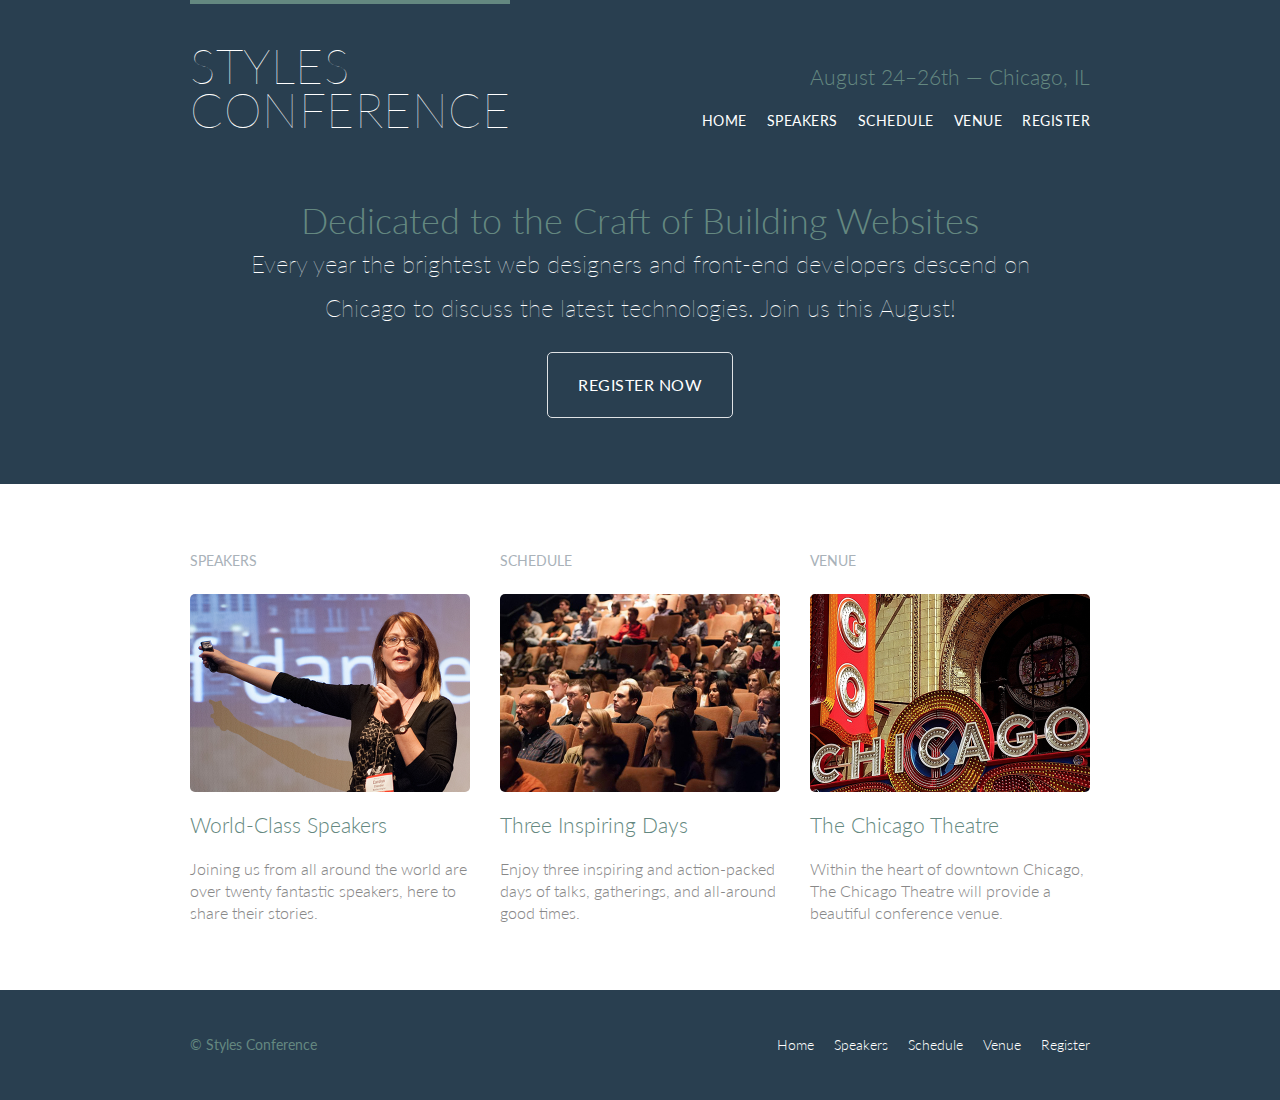
<file: index.html>
<!DOCTYPE html>
<html>
<head>
	<meta charset="utf-8">
	<title>Styles Conference</title>

	<link rel="stylesheet" href="assets/stylesheets/main.css">
	<link href="https://fonts.googleapis.com/css?family=Lato:100,300,400" rel="stylesheet">
</head>
<body>
	<header class="primary-header container group">
		<h1 class="logo">
			<a href="index.html">Styles<br>Conference</a>
		</h1>
		<h3 class="tagline">August 24&ndash;26th &mdash; Chicago, IL</h3>

		<nav class="nav primary-nav">
			<ul>
				<li><a href="index.html">Home</a></li><!--
				--><li><a href="speakers.html">Speakers</a></li><!--
				--><li><a href="schedule.html">Schedule</a></li><!--
				--><li><a href="venue.html">Venue</a></li><!--
				--><li><a href="register.html">Register</a></li>
			</ul>
		</nav>
	</header>

	<section class="container hero">
		<h2>Dedicated to the Craft of Building Websites</h2>
		<p>Every year the brightest web designers and front-end developers descend on Chicago to discuss the latest technologies. Join us this August!</p>

		<a href="register.html" class="btn btn-alt">Register now</a>
	</section>

	<section class="row">
		<div class="grid">
			<!--

			Speakers
			--><section class="teaser col-1-3">
				<h5>Speakers</h5>
				<a href="speakers.html">
					<img src="assets/images/home/speakers.jpg" alt="Professional Speaker">	
					<h3>World-Class Speakers</h3>
				</a>
				<p>Joining us from all around the world are over twenty fantastic speakers, here to share their stories.</p>
			</section><!--

			Schedule
			--><section class="teaser col-1-3">
				<h5>Schedule</h5>
				<a href="schedule.html">
					<img src="assets/images/home/schedule.jpg" alt="Professional Speaker">	
					<h3>Three Inspiring Days</h3>
				</a>
				<p>Enjoy three inspiring and action-packed days of talks, gatherings, and all-around good times.</p>
			</section><!--

			Venue
			--><section class="teaser col-1-3">
				<h5>Venue</h5>
				<a href="venue.html">
					<img src="assets/images/home/venue.jpg" alt="Professional Speaker">	
					<h3>The Chicago Theatre</h3>
				</a>
				<p>Within the heart of downtown Chicago, The Chicago Theatre will provide a beautiful conference venue.</p>
			</section>
		</div>
	</section>

	<footer class="container group primary-footer">
		<small>&copy; Styles Conference</small>

		<nav class="nav">
			<ul>
				<li><a href="index.html">Home</a></li><!--
				--><li><a href="speakers.html">Speakers</a></li><!--
				--><li><a href="schedule.html">Schedule</a></li><!--
				--><li><a href="venue.html">Venue</a></li><!--
				--><li><a href="register.html">Register</a></li>
			</ul>
		</nav>
	</footer>	
</body>
</html>
</file>
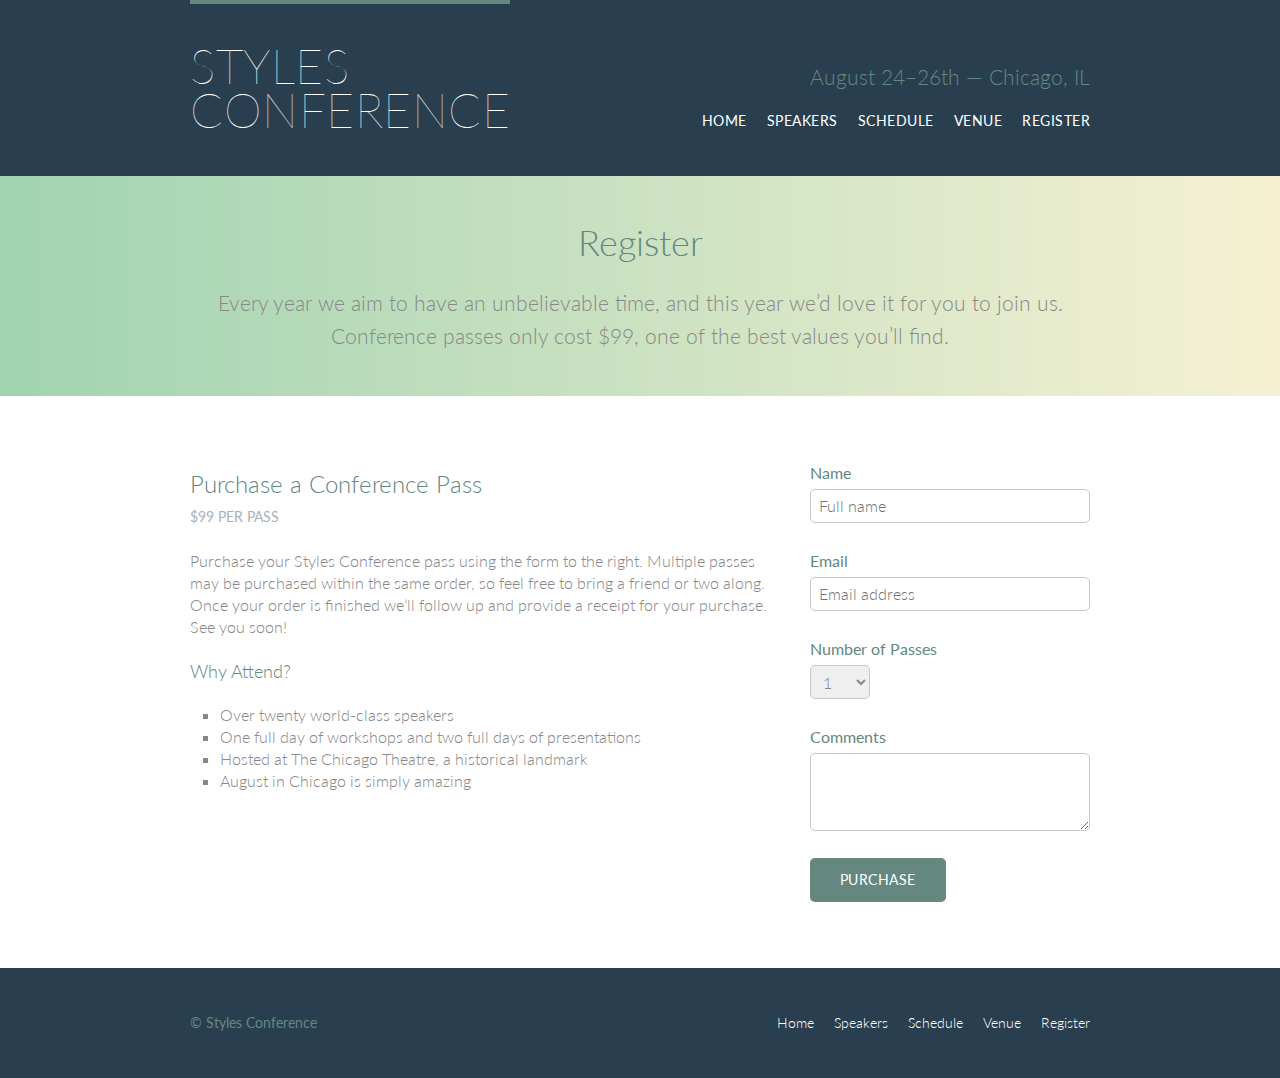
<file: register.html>
<!DOCTYPE html>
<html>
<head>
	<meta charset="utf-8">
	<title>Styles Conference</title>

	<link rel="stylesheet" href="assets/stylesheets/main.css">
	<link href="https://fonts.googleapis.com/css?family=Lato:100,300,400" rel="stylesheet">
</head>
<body>
	<header class="primary-header container group">
		<h1 class="logo">
			<a href="index.html">Styles<br>Conference</a>
		</h1>
		<h3 class="tagline">August 24&ndash;26th &mdash; Chicago, IL</h3>

		<nav class="nav primary-nav">
			<ul>
				<li><a href="index.html">Home</a></li><!--
				--><li><a href="speakers.html">Speakers</a></li><!--
				--><li><a href="schedule.html">Schedule</a></li><!--
				--><li><a href="venue.html">Venue</a></li><!--
				--><li><a href="register.html">Register</a></li>
			</ul>
		</nav>
	</header>

	<section class="row-alt">
		<div class="lead container">
			<h1>Register</h1>
			<p>Every year we aim to have an unbelievable time, and this year we’d love it for you to join us. Conference passes only cost $99, one of the best values you’ll find.</p>
		</div>
	</section>

	<section class="row">
		<div class="grid">
			<section class="col-2-3">
				<h2>Purchase a Conference Pass</h2>
				<h5>$99 per Pass</h5>

				<p>Purchase your Styles Conference pass using the form to the right. Multiple passes may be purchased within the same order, so feel free to bring a friend or two along. Once your order is finished we&#8217;ll follow up and provide a receipt for your purchase. See you soon!</p>

				<h4>Why Attend?</h4>

				<ul class="why-attend">
					<li>Over twenty world-class speakers</li>
					<li>One full day of workshops and two full days of presentations</li>
				    <li>Hosted at The Chicago Theatre, a historical landmark</li>
				    <li>August in Chicago is simply amazing</li>
				</ul>
			</section><!--
			--><form class="col-1-3" action="#" method="post">
				<fieldset class="register-group">
					<label>Name <input type="text" name="name" placeholder="Full name" required></label>
					<label>Email <input type="email" name="email" placeholder="Email address" required></label>
					<label>
						Number of Passes
						<select name="quantity" required>
							<option value="1" selected>1</option>
							<option value="2">2</option>
							<option value="3">3</option>
							<option value="4">4</option>
							<option value="5">5</option>
						</select>
					</label>
					<label>Comments <textarea name="comments"></textarea></label>
				</fieldset>
				<input type="submit" name="submit" value="Purchase" class="btn btn-default">
			</form>
		</div>
	</section>

	<footer class="container group primary-footer">
		<small>&copy; Styles Conference</small>

		<nav class="nav">
			<ul>
				<li><a href="index.html">Home</a></li><!--
				--><li><a href="speakers.html">Speakers</a></li><!--
				--><li><a href="schedule.html">Schedule</a></li><!--
				--><li><a href="venue.html">Venue</a></li><!--
				--><li><a href="register.html">Register</a></li>
			</ul>
		</nav>
	</footer>	
</body>
</html>
</file>
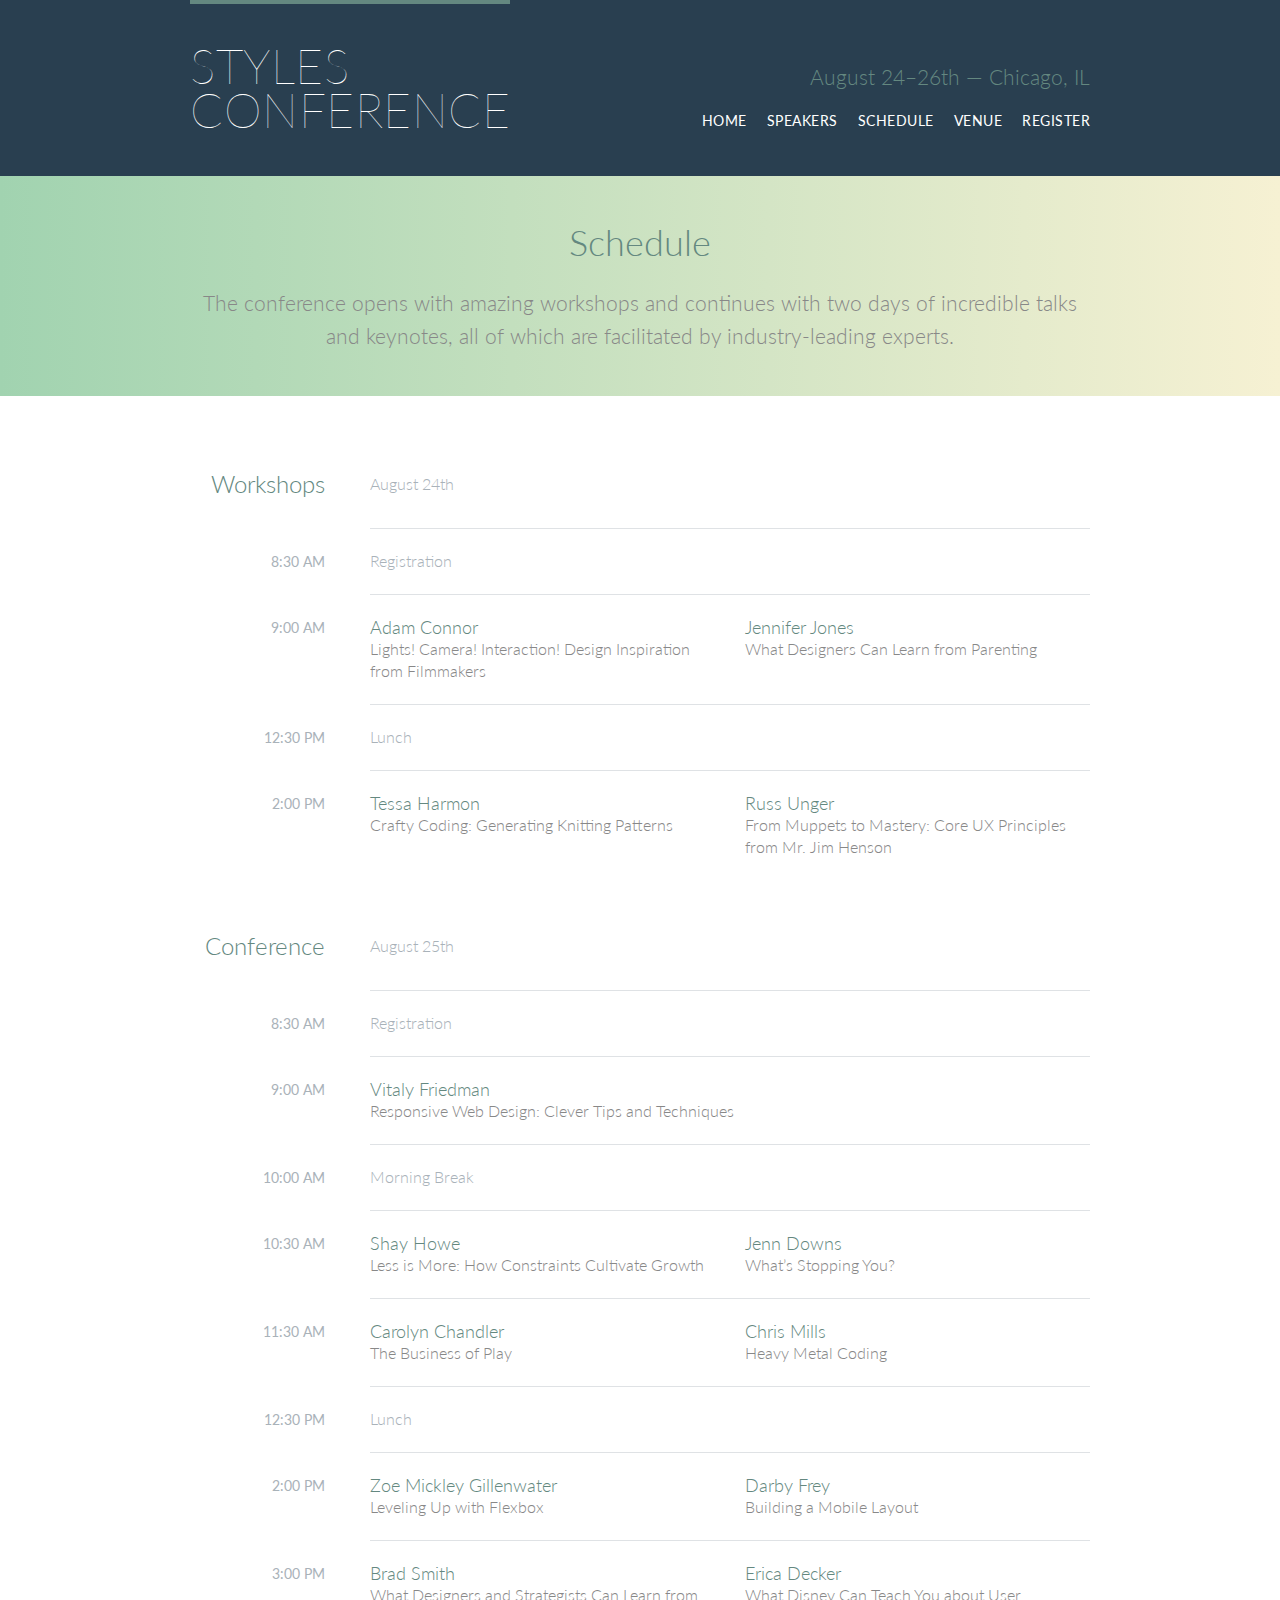
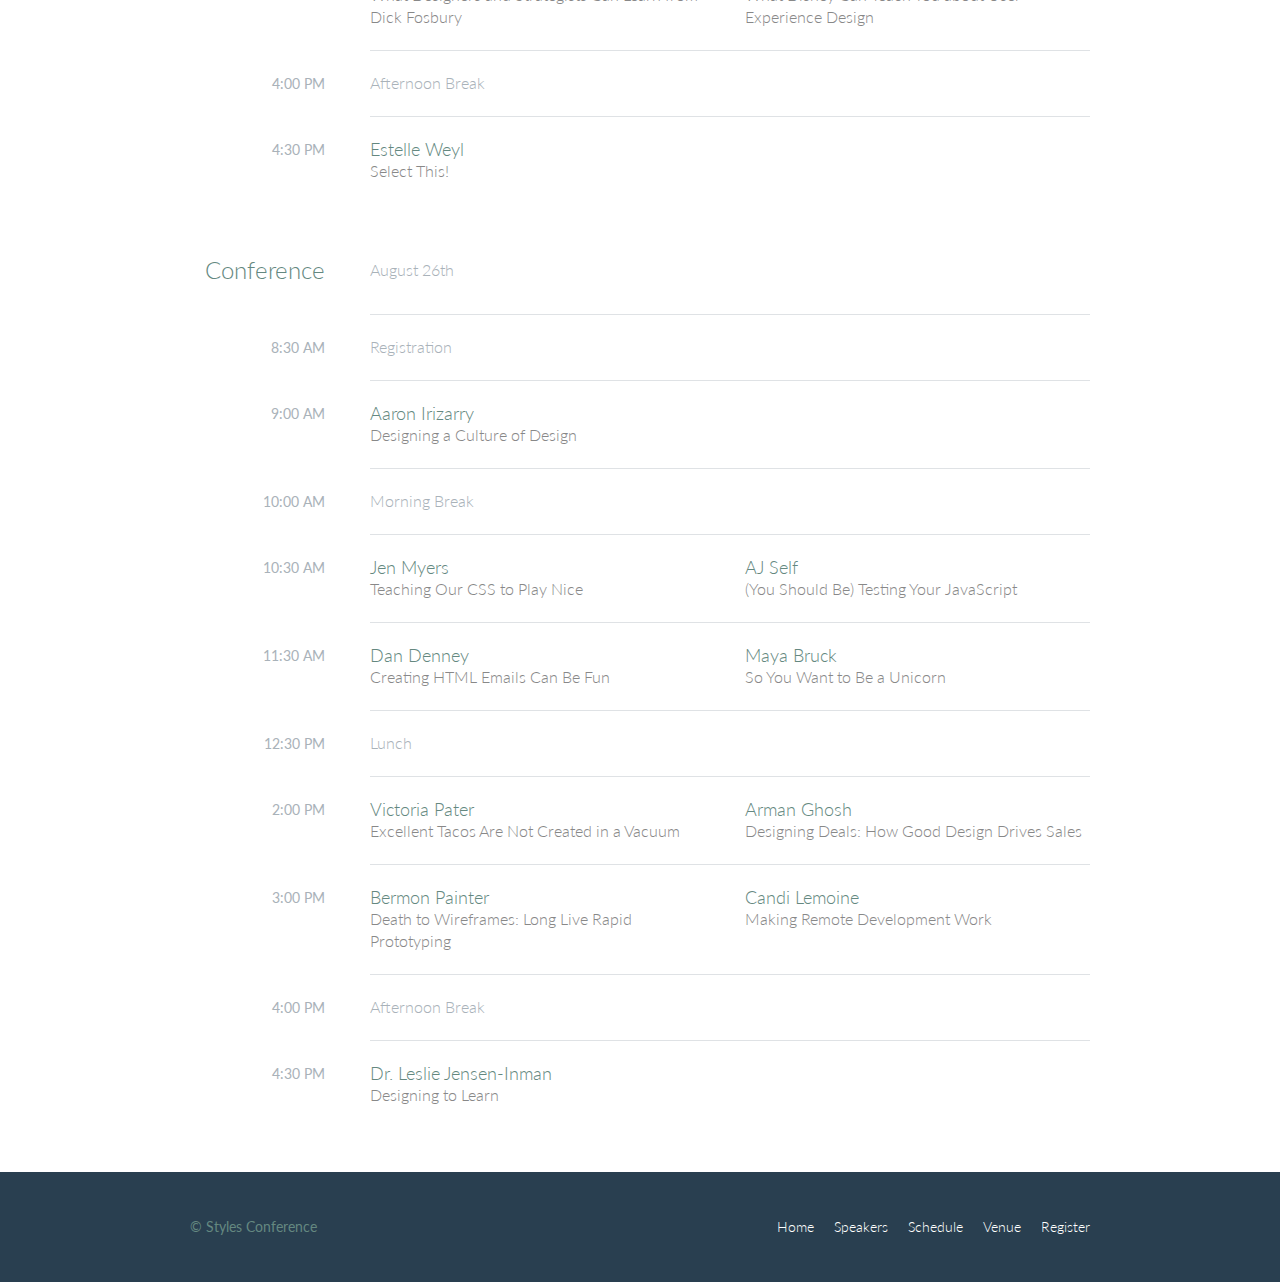
<file: schedule.html>
<!DOCTYPE html>
<html>
<head>
	<meta charset="utf-8">
	<title>Styles Conference</title>

	<link rel="stylesheet" href="assets/stylesheets/main.css">
	<link href="https://fonts.googleapis.com/css?family=Lato:100,300,400" rel="stylesheet">
</head>
<body>
	<header class="primary-header container group">
		<h1 class="logo">
			<a href="index.html">Styles<br>Conference</a>
		</h1>
		<h3 class="tagline">August 24&ndash;26th &mdash; Chicago, IL</h3>

		<nav class="nav primary-nav">
			<ul>
				<li><a href="index.html">Home</a></li><!--
				--><li><a href="speakers.html">Speakers</a></li><!--
				--><li><a href="schedule.html">Schedule</a></li><!--
				--><li><a href="venue.html">Venue</a></li><!--
				--><li><a href="register.html">Register</a></li>
			</ul>
		</nav>
	</header>

	<section class="row-alt">
		<div class="lead container">
			<h1>Schedule</h1>
			<p>The conference opens with amazing workshops and continues with two days of incredible talks and keynotes, all of which are facilitated by industry-leading experts.</p>
		</div>
	</section>

	<section class="row">
		<div class="container">

	        <!-- Workshops -->

	        <table>
	          <thead>
	            <tr>
	              <th scope="row">
	                Workshops
	              </th>
	              <td class="schedule-offset" colspan="2">
	                August 24th
	              </td>
	            </tr>
	          </thead>
	          <tbody>
	            <tr>
	              <th scope="row">
	                <time datetime="08:30:00">8:30 AM</time>
	              </th>
	              <td class="schedule-offset" colspan="2">
	                Registration
	              </td>
	            </tr>
	            <tr>
	              <th scope="row">
	                <time datetime="09:00:00">9:00 AM</time>
	              </th>
	              <td>
	                <a href="speakers.html#adam-connor">
	                  <h4>Adam Connor</h4>
	                  Lights! Camera! Interaction! Design Inspiration from Filmmakers
	                </a>
	              </td>
	              <td>
	                <a href="speakers.html#jennifer-jones">
	                  <h4>Jennifer Jones</h4>
	                  What Designers Can Learn from Parenting
	                </a>
	              </td>
	            </tr>
	            <tr>
	              <th scope="row">
	                <time datetime="12:30:00">12:30 PM</time>
	              </th>
	              <td class="schedule-offset" colspan="2">
	                Lunch
	              </td>
	            </tr>
	            <tr>
	              <th scope="row">
	                <time datetime="14:00">2:00 PM</time>
	              </th>
	              <td>
	                <a href="speakers.html#tessa-harmon">
	                  <h4>Tessa Harmon</h4>
	                  Crafty Coding: Generating Knitting Patterns
	                </a>
	              </td>
	              <td>
	                <a href="speakers.html#russ-unger">
	                  <h4>Russ Unger</h4>
	                  From Muppets to Mastery: Core UX Principles from Mr. Jim Henson
	                </a>
	              </td>
	            </tr>
	          </tbody>
	        </table>

	        <!-- Conference -->

	        <table>
	          <thead>
	            <tr>
	              <th scope="row">
	                Conference
	              </th>
	              <td class="schedule-offset" colspan="2">
	                August 25th
	              </td>
	            </tr>
	          </thead>
	          <tbody>
	            <tr>
	              <th scope="row">
	                <time datetime="08:30:00">8:30 AM</time>
	              </th>
	              <td class="schedule-offset" colspan="2">
	                Registration
	              </td>
	            </tr>
	            <tr>
	              <th scope="row">
	                <time datetime="09:00:00">9:00 AM</time>
	              </th>
	              <td colspan="2">
	                <a href="speakers.html#vitaly-friedman">
	                  <h4>Vitaly Friedman</h4>
	                  Responsive Web Design: Clever Tips and Techniques
	                </a>
	              </td>
	            </tr>
	            <tr>
	              <th scope="row">
	                <time datetime="10:00:00">10:00 AM</time>
	              </th>
	              <td class="schedule-offset" colspan="2">
	                Morning Break
	              </td>
	            </tr>
	            <tr>
	              <th scope="row">
	                <time datetime="10:30:00">10:30 AM</time>
	              </th>
	              <td>
	                <a href="speakers.html#shay-howe">
	                  <h4>Shay Howe</h4>
	                  Less is More: How Constraints Cultivate Growth
	                </a>
	              </td>
	              <td>
	                <a href="speakers.html#jenn-downs">
	                  <h4>Jenn Downs</h4>
	                  What’s Stopping You?
	                </a>
	              </td>
	            </tr>
	            <tr>
	              <th scope="row">
	                <time datetime="11:30:00">11:30 AM</time>
	              </th>
	              <td>
	                <a href="speakers.html#carolyn-chandler">
	                  <h4>Carolyn Chandler</h4>
	                  The Business of Play
	                </a>
	              </td>
	              <td>
	                <a href="speakers.html#chris-mills">
	                  <h4>Chris Mills</h4>
	                  Heavy Metal Coding
	                </a>
	              </td>
	            </tr>
	            <tr>
	              <th scope="row">
	                <time datetime="12:30:00">12:30 PM</time>
	              </th>
	              <td class="schedule-offset" colspan="2">
	                Lunch
	              </td>
	            </tr>
	            <tr>
	              <th scope="row">
	                <time datetime="14:00">2:00 PM</time>
	              </th>
	              <td>
	                <a href="speakers.html#zoe-mickley-gillenwater">
	                  <h4>Zoe Mickley Gillenwater</h4>
	                  Leveling Up with Flexbox
	                </a>
	              </td>
	              <td>
	                <a href="speakers.html#darby-frey">
	                  <h4>Darby Frey</h4>
	                  Building a Mobile Layout
	                </a>
	              </td>
	            </tr>
	            <tr>
	              <th scope="row">
	                <time datetime="15:00:00">3:00 PM</time>
	              </th>
	              <td>
	                <a href="speakers.html#brad-smith">
	                  <h4>Brad Smith</h4>
	                  What Designers and Strategists Can Learn from Dick Fosbury
	                </a>
	              </td>
	              <td>
	                <a href="speakers.html#erica-decker">
	                  <h4>Erica Decker</h4>
	                  What Disney Can Teach You about User Experience Design
	                </a>
	              </td>
	            </tr>
	            <tr>
	              <th scope="row">
	                <time datetime="16:00:00">4:00 PM</time>
	              </th>
	              <td class="schedule-offset" colspan="2">
	                Afternoon Break
	              </td>
	            </tr>
	            <tr>
	              <th scope="row">
	                <time datetime="16:30:00">4:30 PM</time>
	              </th>
	              <td colspan="2">
	                <a href="speakers.html#estelle-weyl">
	                  <h4>Estelle Weyl</h4>
	                  Select This!
	                </a>
	              </td>
	            </tr>
	          </tbody>
	        </table>

	        <!-- Conference -->

	        <table>
	          <thead>
	            <tr>
	              <th scope="row">
	                Conference
	              </th>
	              <td class="schedule-offset" colspan="2">
	                August 26th
	              </td>
	            </tr>
	          </thead>
	          <tbody>
	            <tr>
	              <th scope="row">
	                <time datetime="08:30:00">8:30 AM</time>
	              </th>
	              <td class="schedule-offset" colspan="2">
	                Registration
	              </td>
	            </tr>
	            <tr>
	              <th scope="row">
	                <time datetime="09:00:00">9:00 AM</time>
	              </th>
	              <td colspan="2">
	                <a href="speakers.html#aaron-irizarry">
	                  <h4>Aaron Irizarry</h4>
	                  Designing a Culture of Design
	                </a>
	              </td>
	            </tr>
	            <tr>
	              <th scope="row">
	                <time datetime="10:00:00">10:00 AM</time>
	              </th>
	              <td class="schedule-offset" colspan="2">
	                Morning Break
	              </td>
	            </tr>
	            <tr>
	              <th scope="row">
	                <time datetime="10:30:00">10:30 AM</time>
	              </th>
	              <td>
	                <a href="speakers.html#jen-myers">
	                  <h4>Jen Myers</h4>
	                  Teaching Our CSS to Play Nice
	                </a>
	              </td>
	              <td>
	                <a href="speakers.html#aj-self">
	                  <h4>AJ Self</h4>
	                  (You Should Be) Testing Your JavaScript
	                </a>
	              </td>
	            </tr>
	            <tr>
	              <th scope="row">
	                <time datetime="11:30:00">11:30 AM</time>
	              </th>
	              <td>
	                <a href="speakers.html#dan-denney">
	                  <h4>Dan Denney</h4>
	                  Creating HTML Emails Can Be Fun
	                </a>
	              </td>
	              <td>
	                <a href="speakers.html#maya-bruck">
	                  <h4>Maya Bruck</h4>
	                  So You Want to Be a Unicorn
	                </a>
	              </td>
	            </tr>
	            <tr>
	              <th scope="row">
	                <time datetime="12:30:00">12:30 PM</time>
	              </th>
	              <td class="schedule-offset" colspan="2">
	                Lunch
	              </td>
	            </tr>
	            <tr>
	              <th scope="row">
	                <time datetime="14:00">2:00 PM</time>
	              </th>
	              <td>
	                <a href="speakers.html#victoria-pater">
	                  <h4>Victoria Pater</h4>
	                  Excellent Tacos Are Not Created in a Vacuum
	                </a>
	              </td>
	              <td>
	                <a href="speakers.html#arman-ghosh">
	                  <h4>Arman Ghosh</h4>
	                  Designing Deals: How Good Design Drives Sales
	                </a>
	              </td>
	            </tr>
	            <tr>
	              <th scope="row">
	                <time datetime="15:00:00">3:00 PM</time>
	              </th>
	              <td>
	                <a href="speakers.html#bermon-painter">
	                  <h4>Bermon Painter</h4>
	                  Death to Wireframes: Long Live Rapid Prototyping
	                </a>
	              </td>
	              <td>
	                <a href="speakers.html#candi-lemoine">
	                  <h4>Candi Lemoine</h4>
	                  Making Remote Development Work
	                </a>
	              </td>
	            </tr>
	            <tr>
	              <th scope="row">
	                <time datetime="16:00:00">4:00 PM</time>
	              </th>
	              <td class="schedule-offset" colspan="2">
	                Afternoon Break
	              </td>
	            </tr>
	            <tr>
	              <th scope="row">
	                <time datetime="16:30:00">4:30 PM</time>
	              </th>
	              <td colspan="2">
	                <a href="speakers.html#leslie-jensen-inman">
	                  <h4>Dr. Leslie Jensen-Inman</h4>
	                  Designing to Learn
	                </a>
	              </td>
	            </tr>
	          </tbody>
	        </table>

	      </div>
	</section>

	<footer class="container group primary-footer">
		<small>&copy; Styles Conference</small>

		<nav class="nav">
			<ul>
				<li><a href="index.html">Home</a></li><!--
				--><li><a href="speakers.html">Speakers</a></li><!--
				--><li><a href="schedule.html">Schedule</a></li><!--
				--><li><a href="venue.html">Venue</a></li><!--
				--><li><a href="register.html">Register</a></li>
			</ul>
		</nav>
	</footer>	
</body>
</html>
</file>
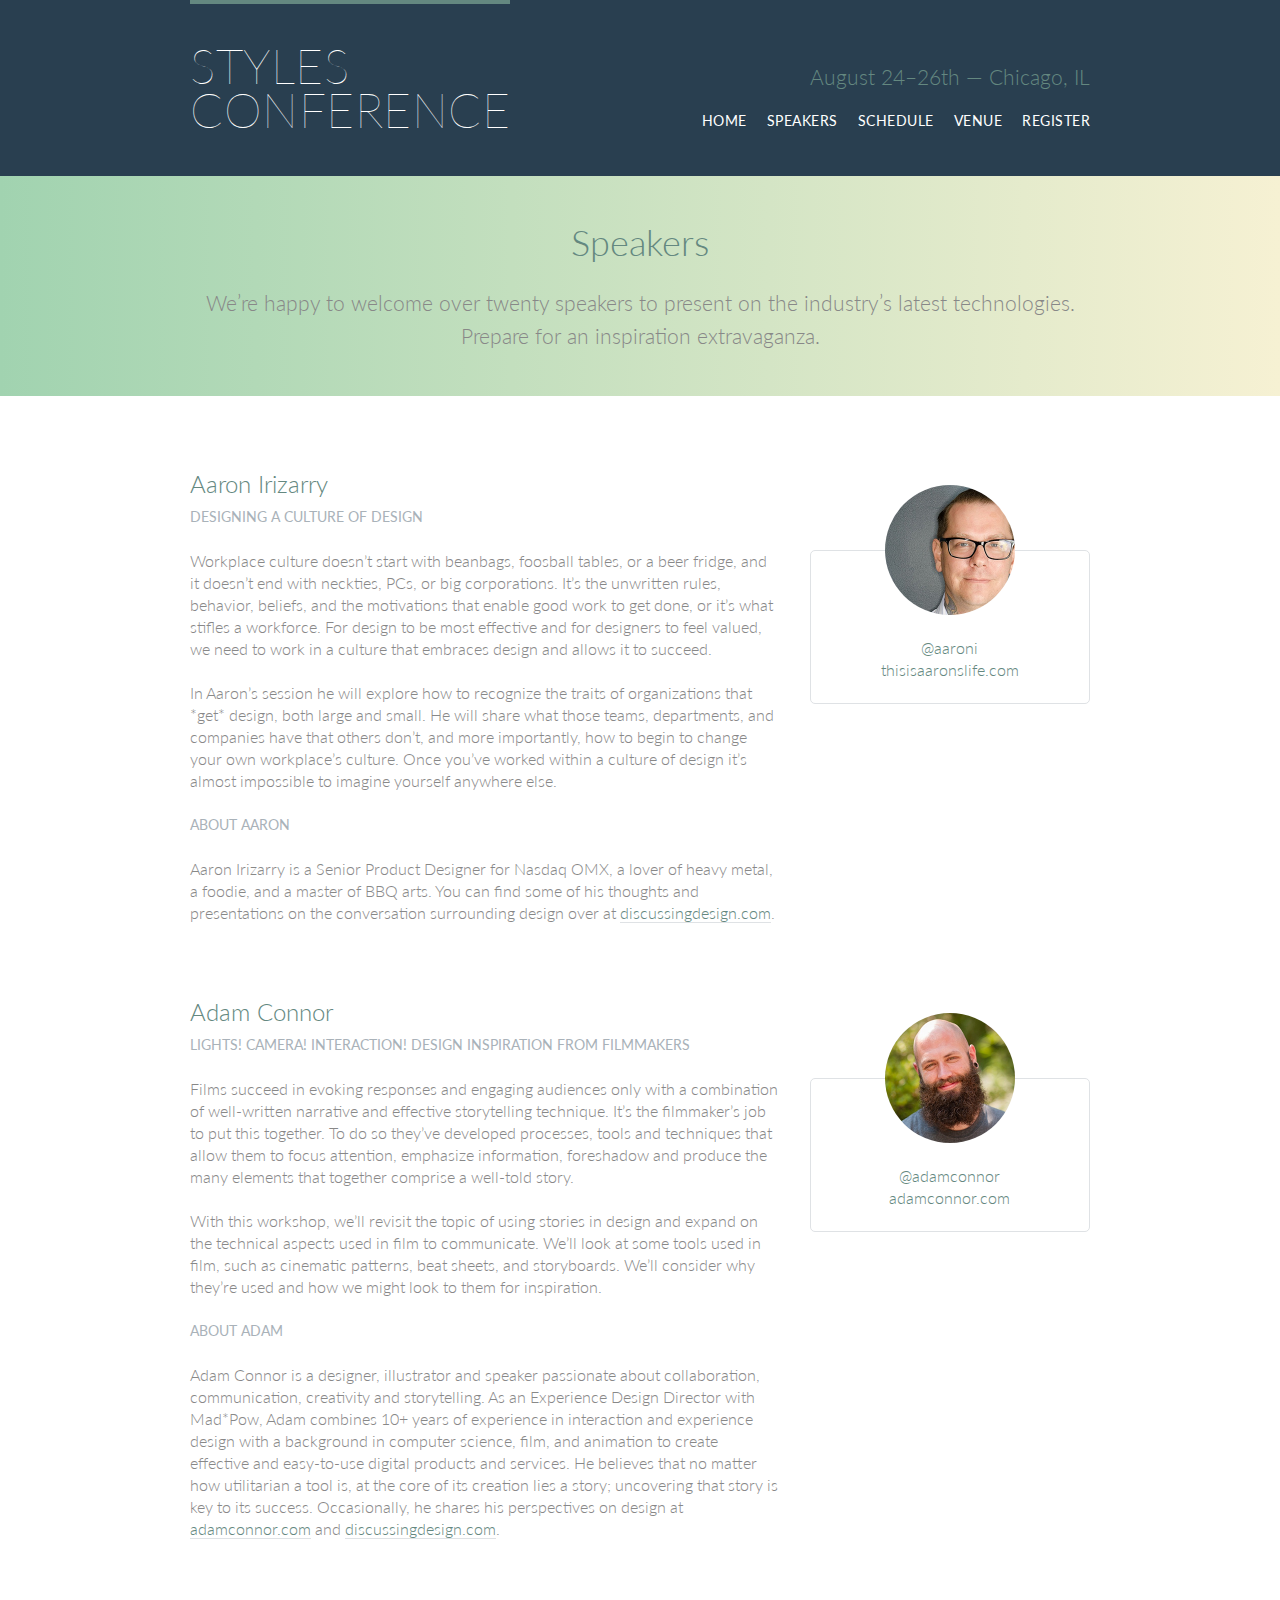
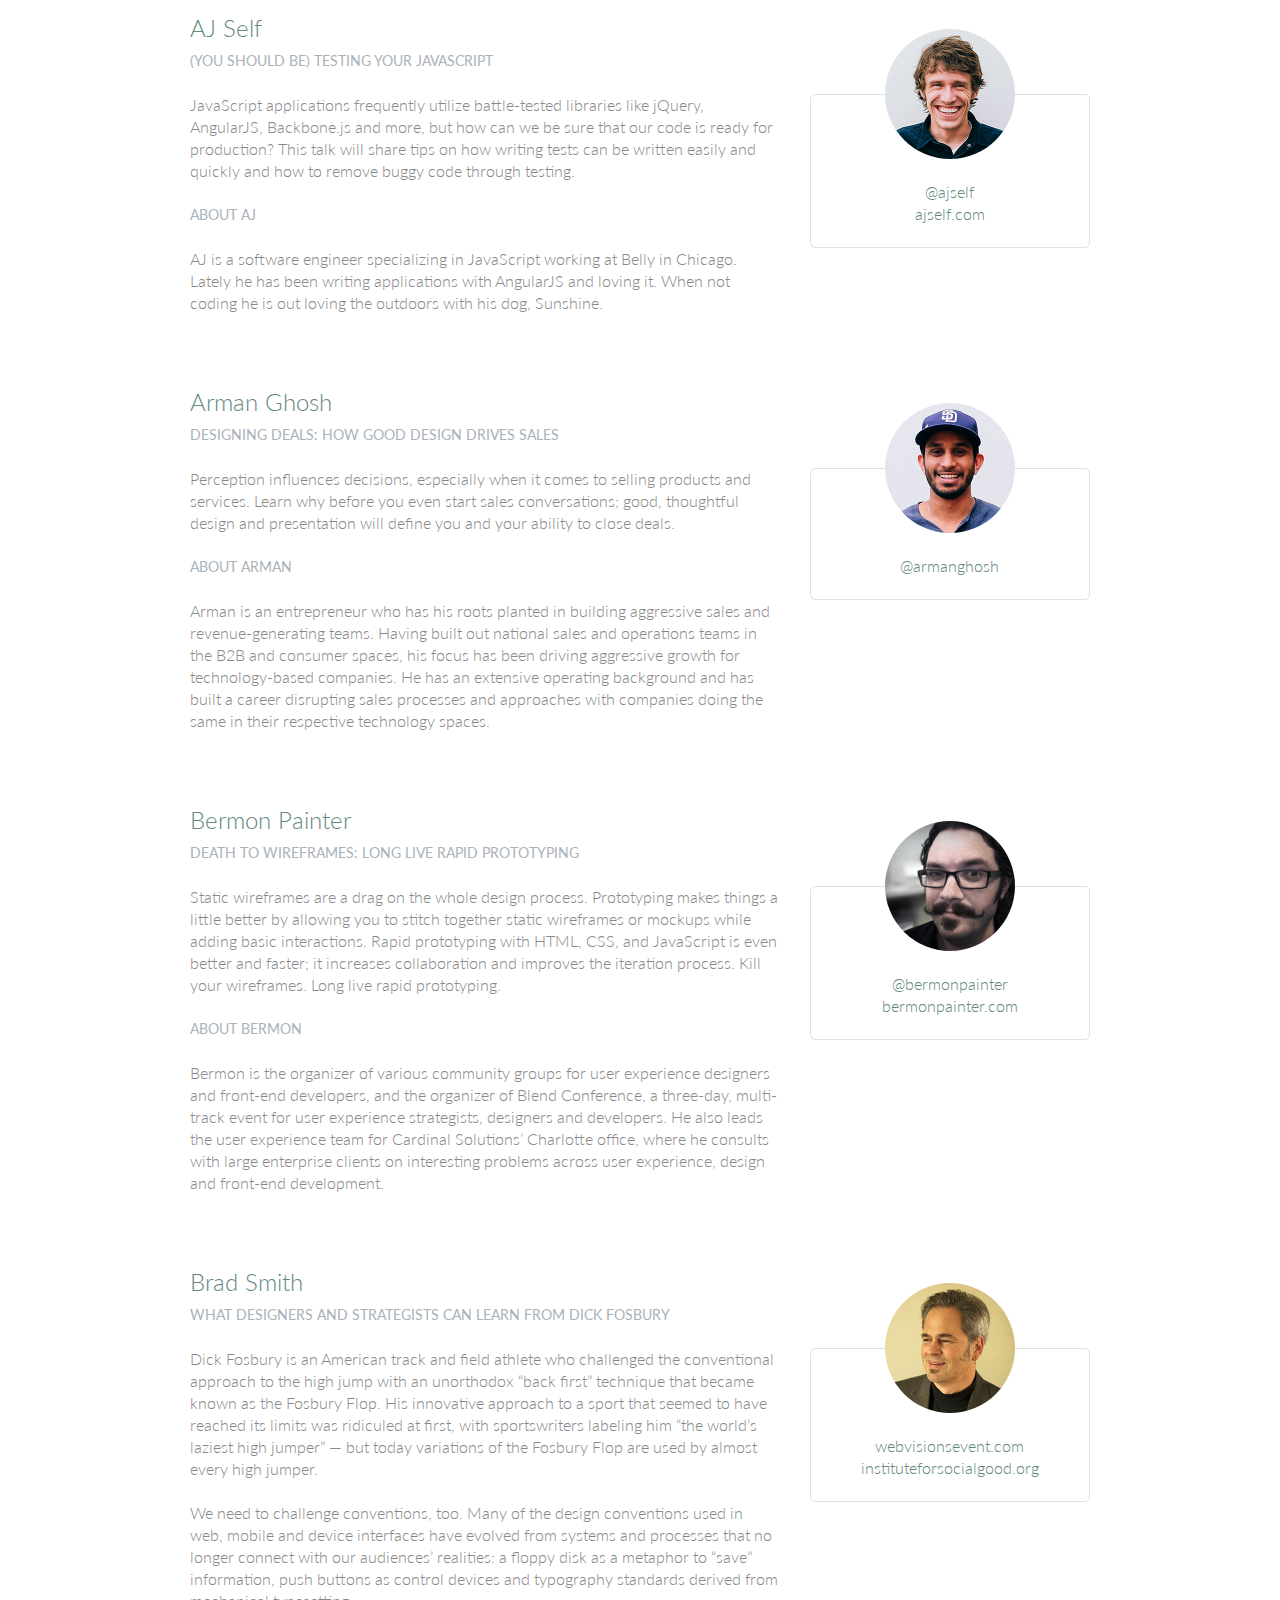
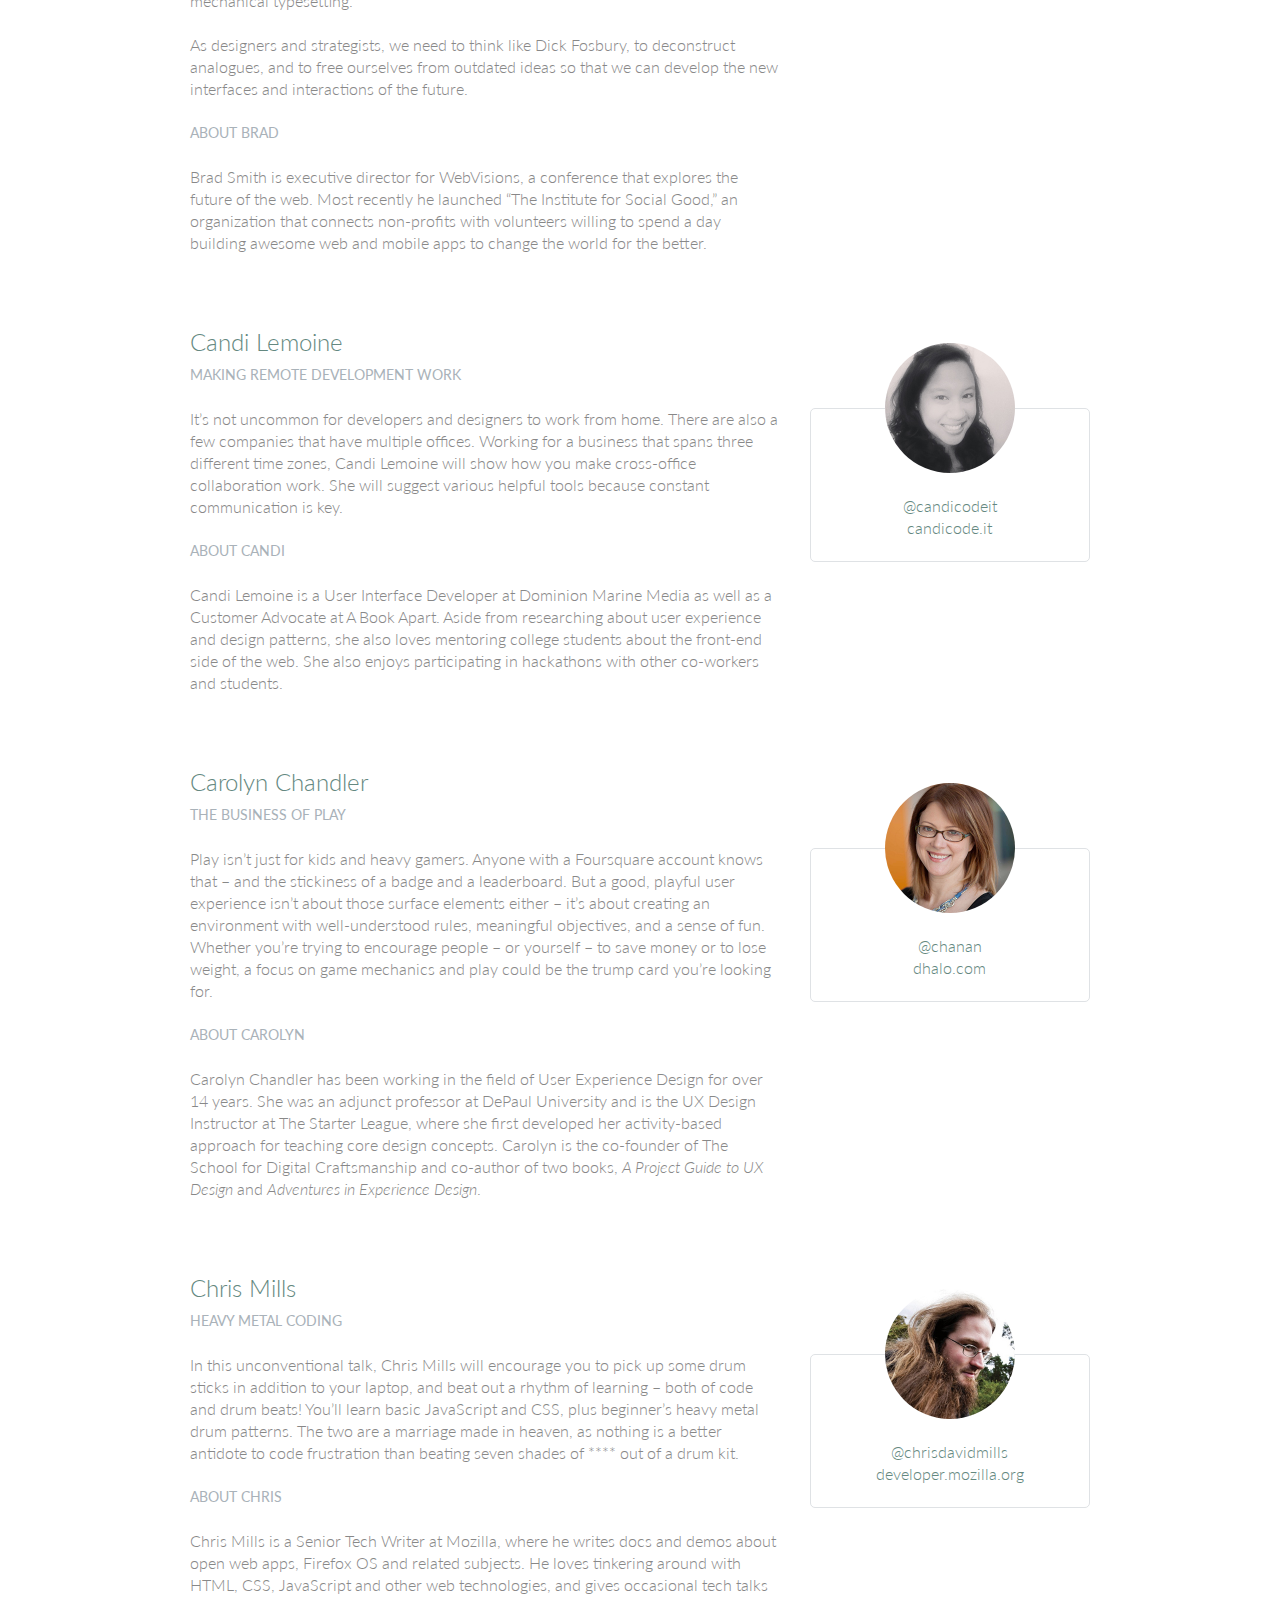
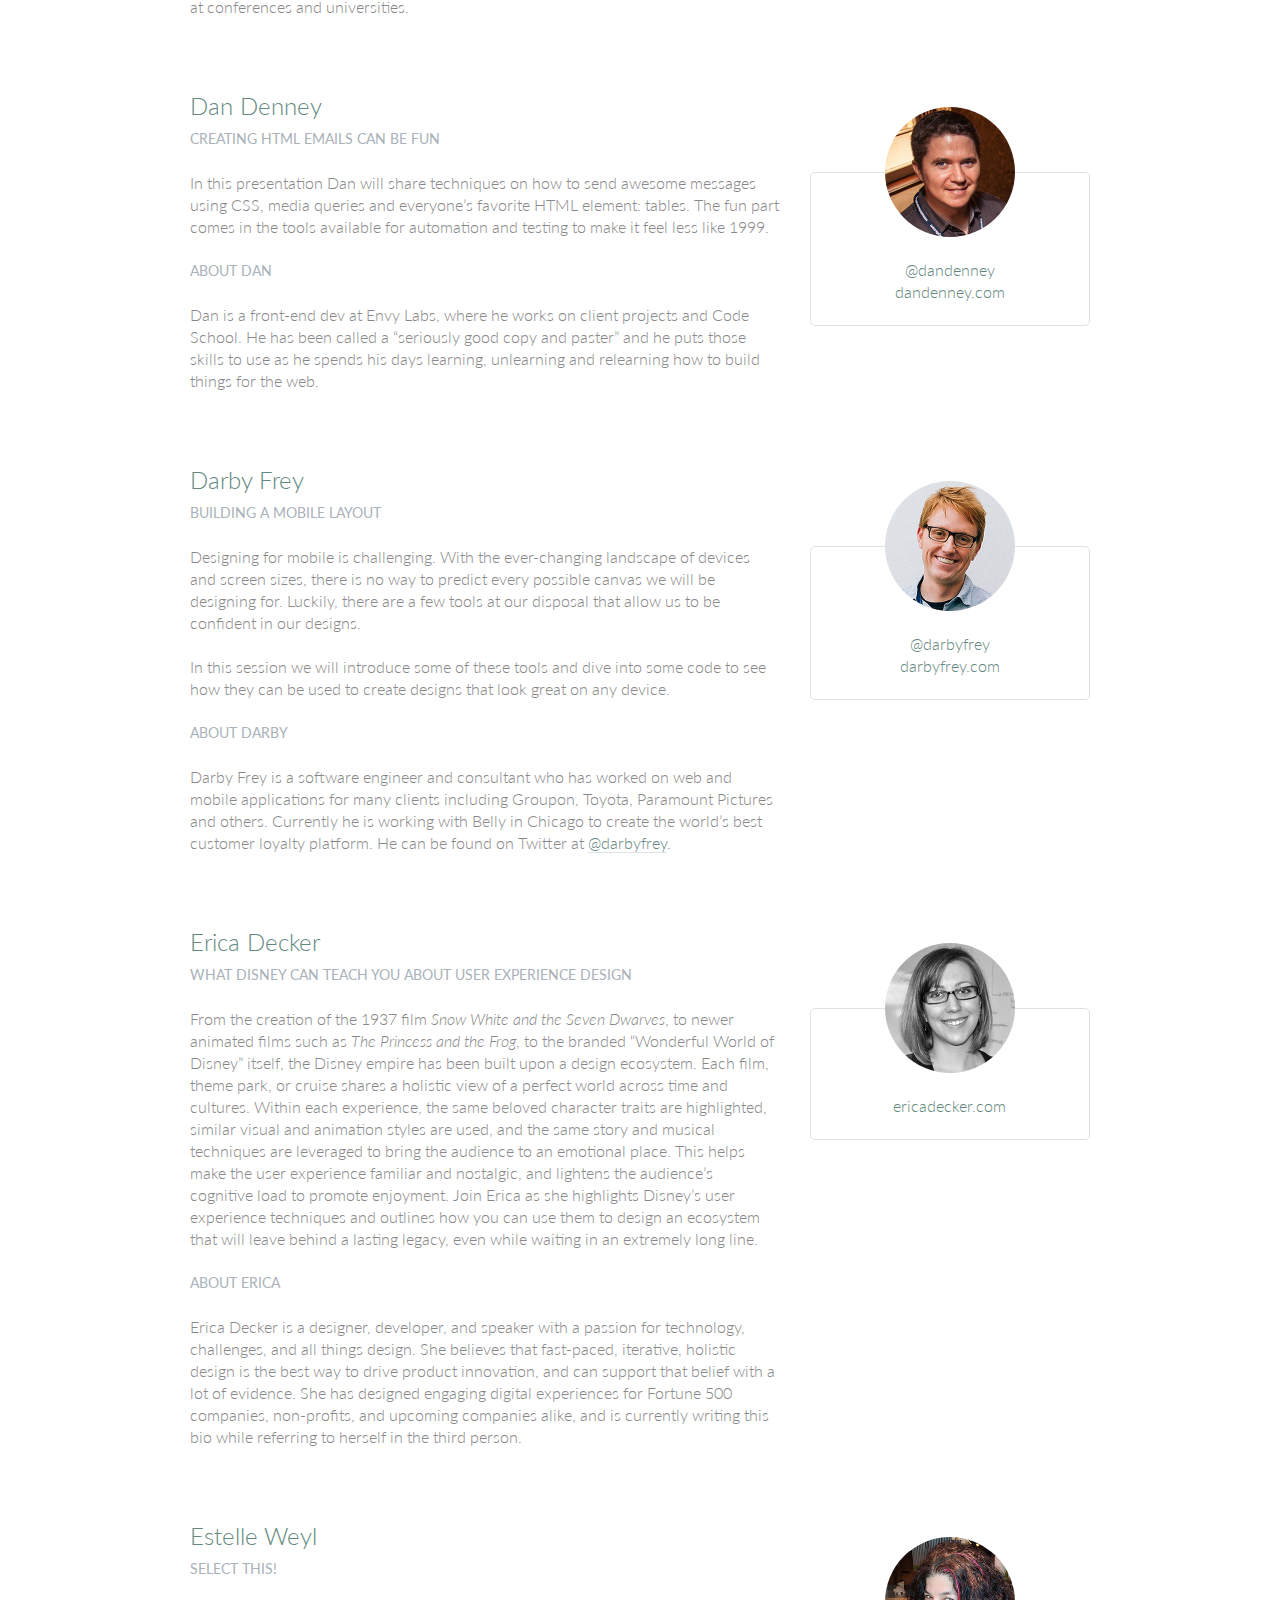
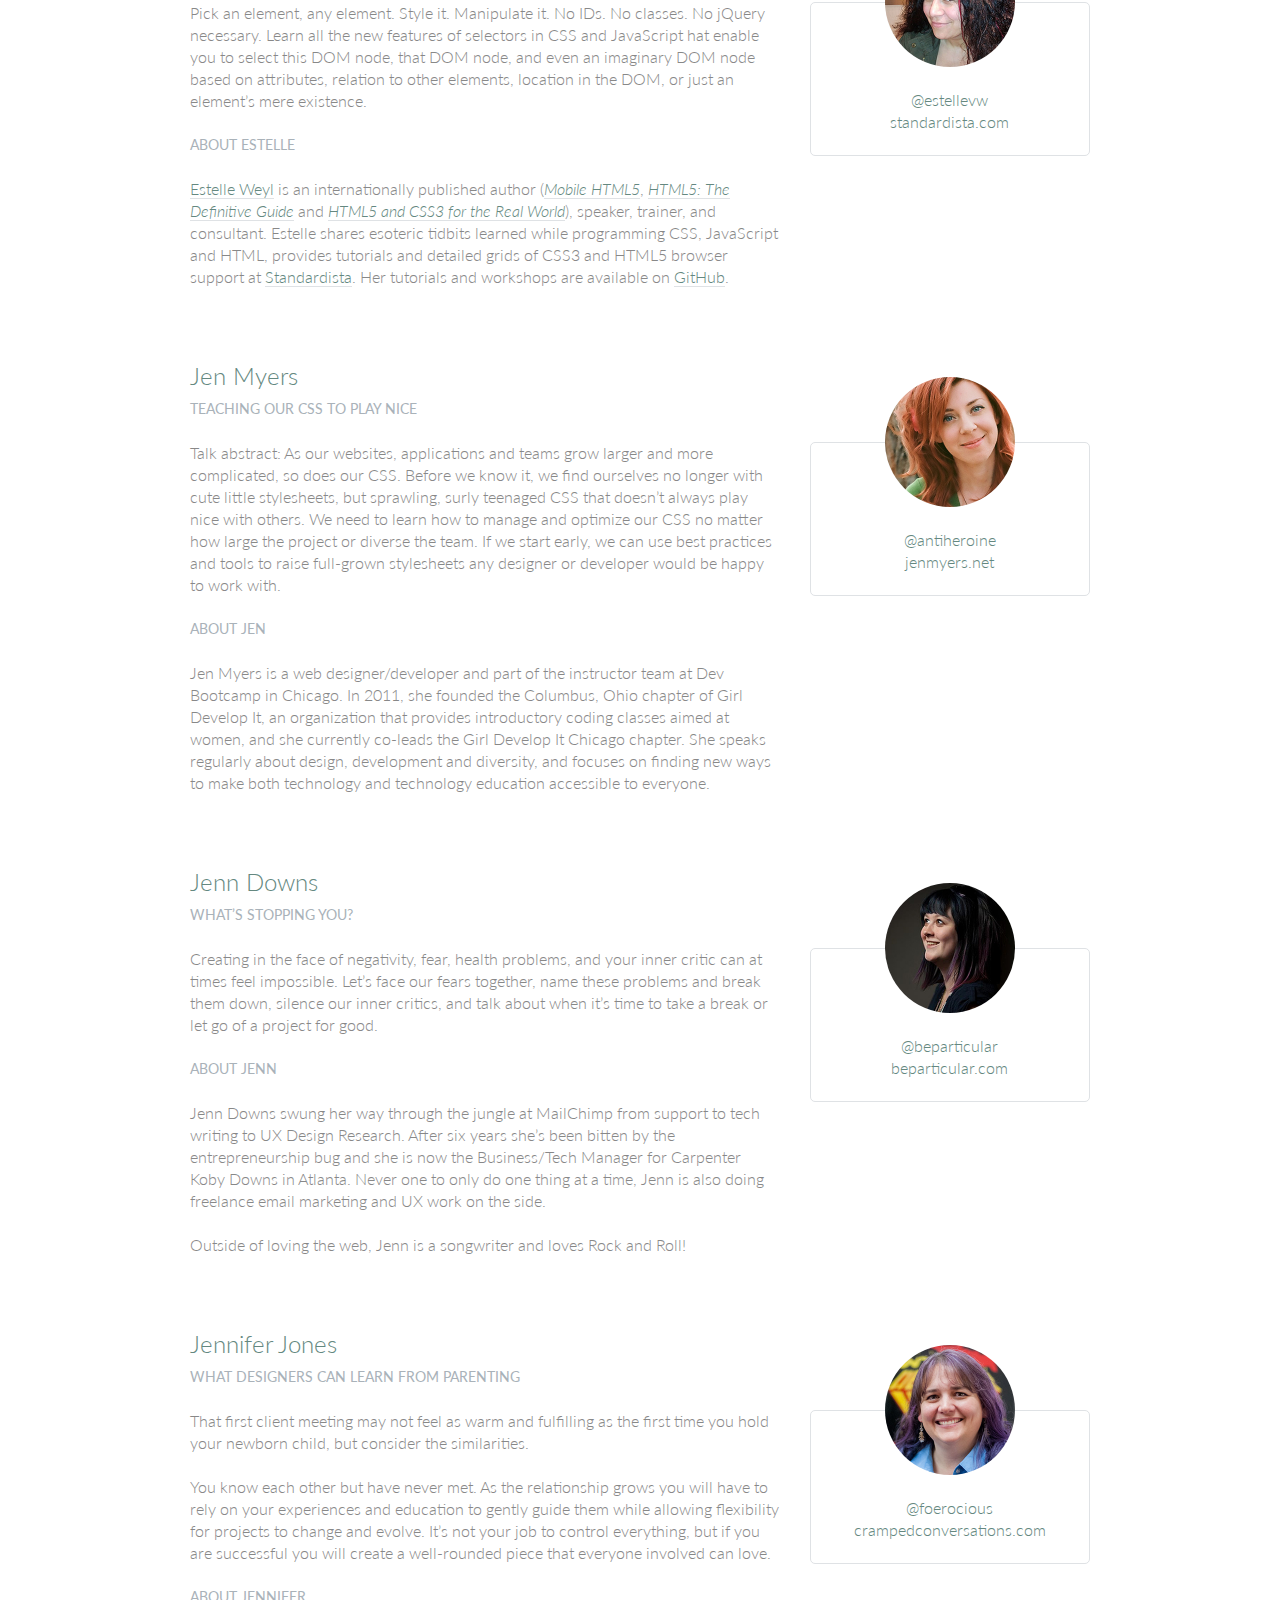
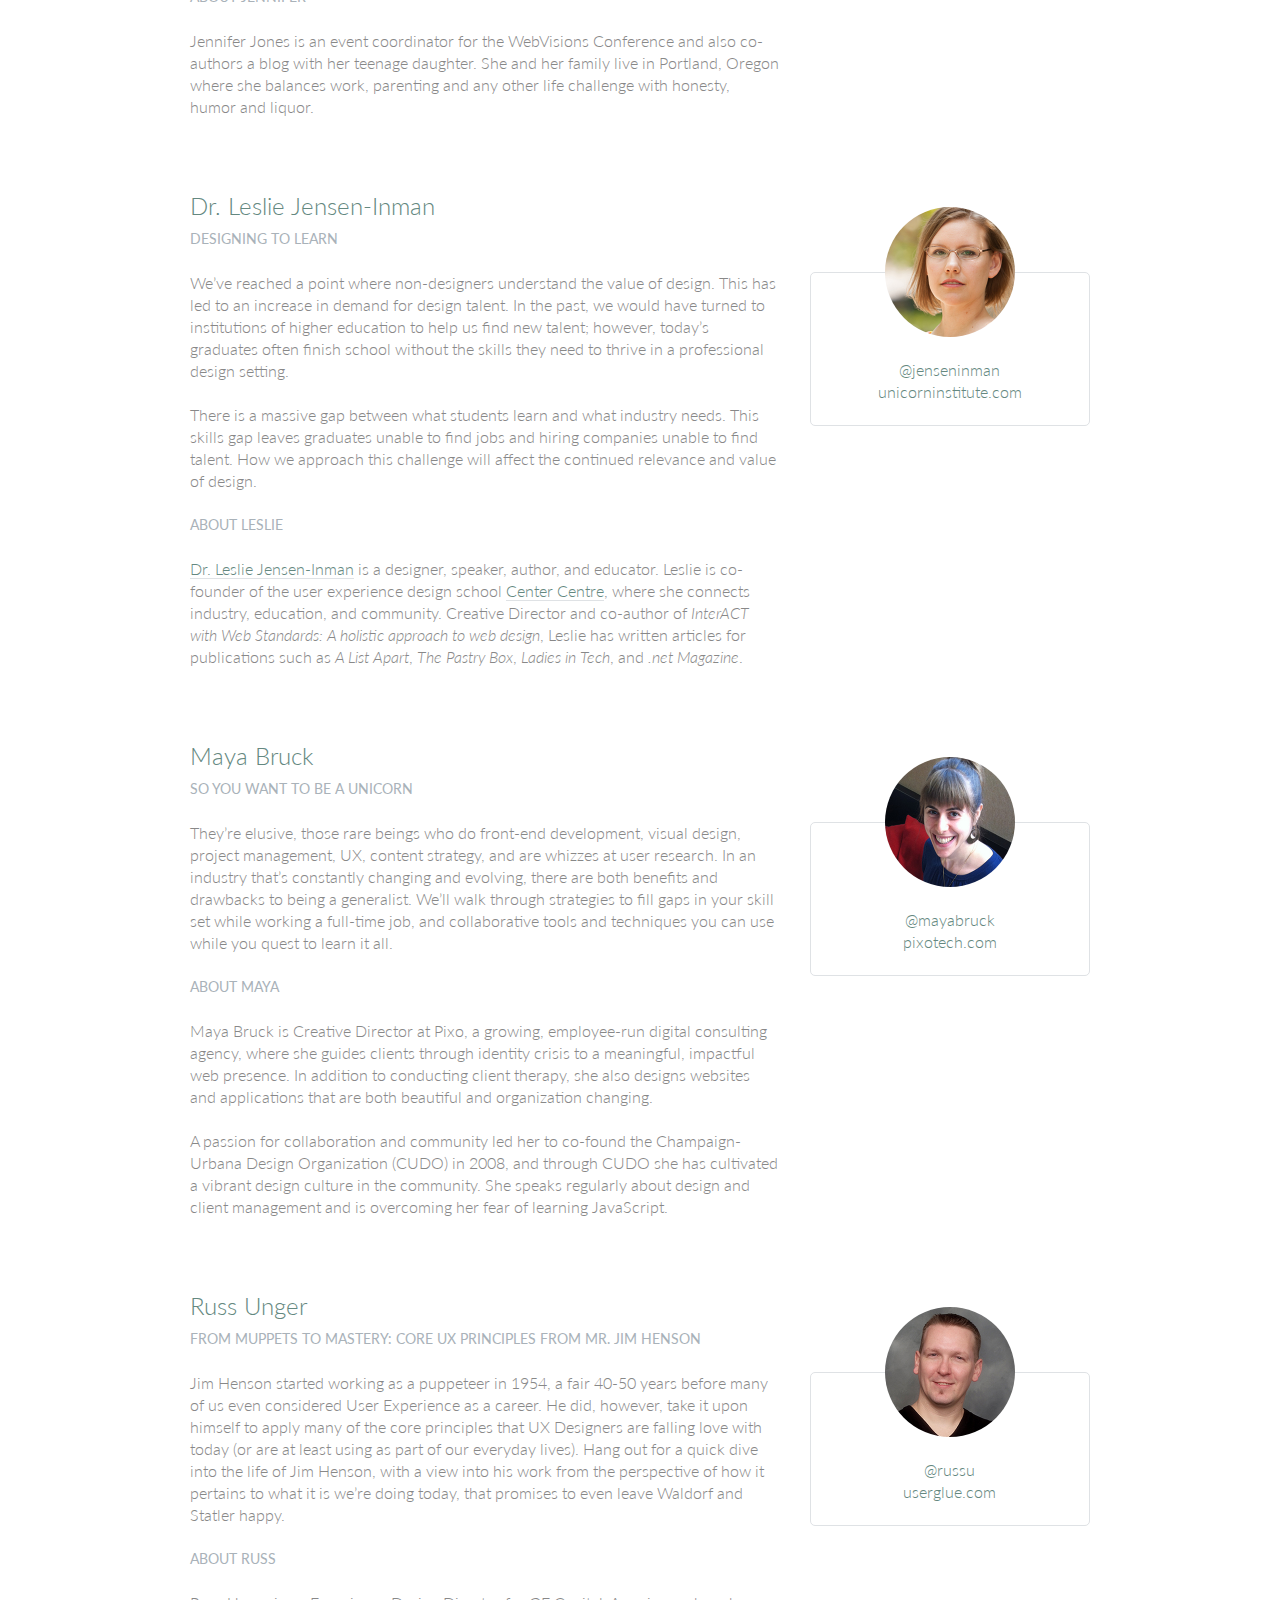
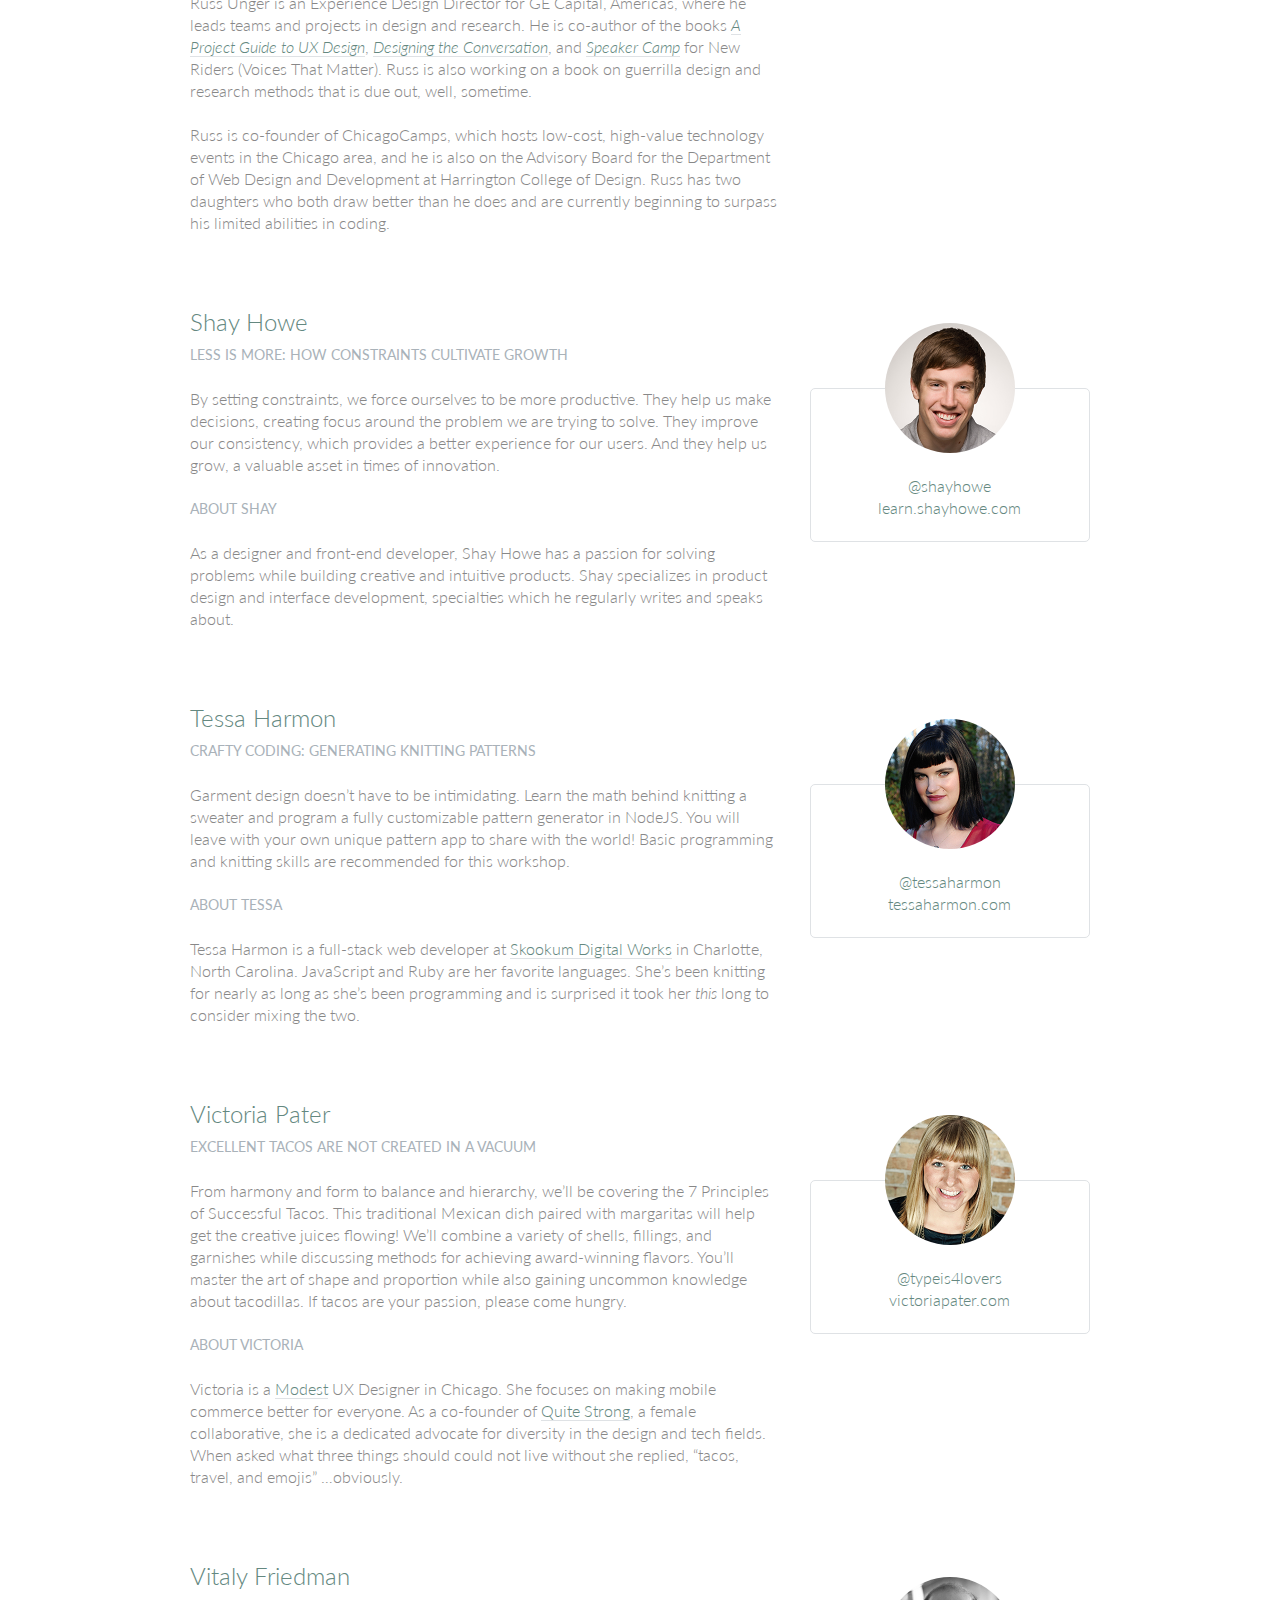
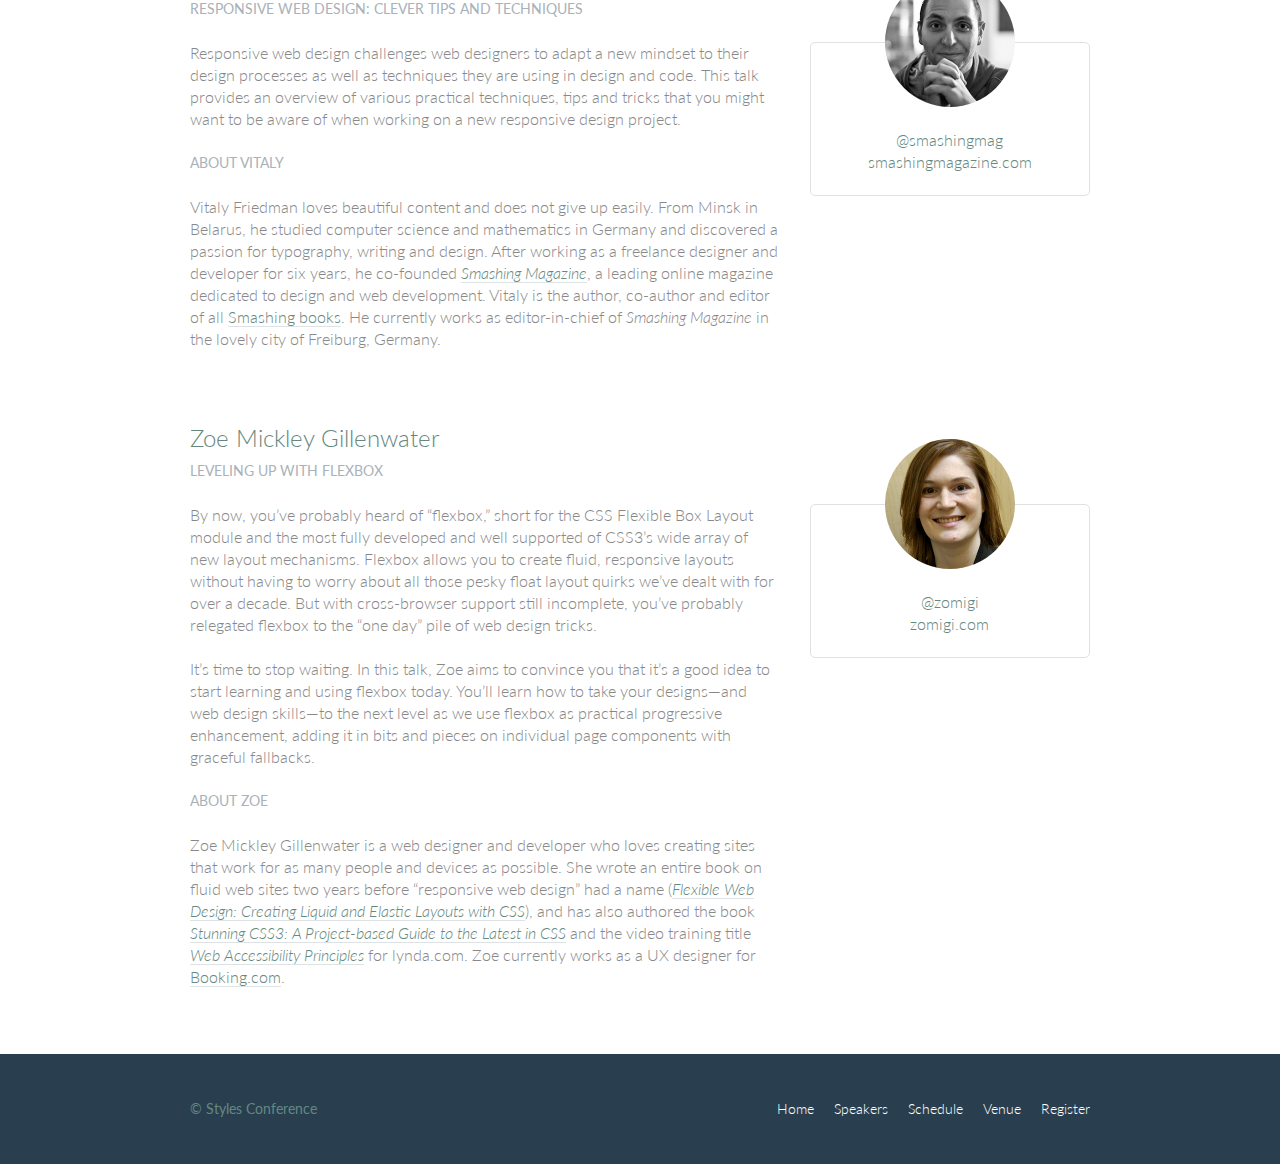
<file: speakers.html>
<!DOCTYPE html>
<html>
<head>
	<meta charset="utf-8">
	<title>Styles Conference</title>

	<link rel="stylesheet" href="assets/stylesheets/main.css">
	<link href="https://fonts.googleapis.com/css?family=Lato:100,300,400" rel="stylesheet">
</head>
<body>
	<header class="primary-header container group">
		<h1 class="logo">
			<a href="index.html">Styles<br>Conference</a>
		</h1>
		<h3 class="tagline">August 24&ndash;26th &mdash; Chicago, IL</h3>

		<nav class="nav primary-nav">
			<ul>
				<li><a href="index.html">Home</a></li><!--
				--><li><a href="speakers.html">Speakers</a></li><!--
				--><li><a href="schedule.html">Schedule</a></li><!--
				--><li><a href="venue.html">Venue</a></li><!--
				--><li><a href="register.html">Register</a></li>
			</ul>
		</nav>
	</header>

	<section class="row-alt">
		<div class="lead container">
			<h1>Speakers</h1>
			<p>We&#8217;re happy to welcome over twenty speakers to present on the industry&#8217;s latest technologies. Prepare for an inspiration extravaganza.</p>
		</div>
	</section>

	<section class="row">
		<div class="grid">

	        <!-- Aaron Irizarry -->

	        <section class="speaker" id="aaron-irizarry">

	          <div class="col-2-3">

	            <h2>Aaron Irizarry</h2>
	            <h5>Designing a Culture of Design</h5>

	            <p>Workplace culture doesn’t start with beanbags, foosball tables, or a beer fridge, and it doesn’t end with neckties, PCs, or big corporations. It’s the unwritten rules, behavior, beliefs, and the motivations that enable good work to get done, or it’s what stifles a workforce. For design to be most effective and for designers to feel valued, we need to work in a culture that embraces design and allows it to succeed.</p>

	            <p>In Aaron’s session he will explore how to recognize the traits of organizations that *get* design, both large and small. He will share what those teams, departments, and companies have that others don’t, and more importantly, how to begin to change your own workplace’s culture. Once you’ve worked within a culture of design it’s almost impossible to imagine yourself anywhere else.</p>

	            <h5>About Aaron</h5>

	            <p>Aaron Irizarry is a Senior Product Designer for Nasdaq OMX, a lover of heavy metal, a foodie, and a master of BBQ arts. You can find some of his thoughts and presentations on the conversation surrounding design over at <a href="http://www.discussingdesign.com/">discussingdesign.com</a>.</p>

	          </div><!--

	          --><aside class="col-1-3">
	            <div class="speaker-info">

	              <img src="assets/images/speakers/aaron-irizarry.jpg" alt="Aaron Irizarry">

	              <ul>
	                <li><a href="https://twitter.com/aaroni">@aaroni</a></li>
	                <li><a href="http://www.thisisaaronslife.com/">thisisaaronslife.com</a></li>
	              </ul>

	            </div>
	          </aside>

	        </section>

	        <!-- Adam Connor -->

	        <section class="speaker" id="adam-connor">

	          <div class="col-2-3">

	            <h2>Adam Connor</h2>
	            <h5>Lights! Camera! Interaction! Design Inspiration from Filmmakers</h5>

	            <p>Films succeed in evoking responses and engaging audiences only with a combination of well-written narrative and effective storytelling technique. It’s the filmmaker’s job to put this together. To do so they’ve developed processes, tools and techniques that allow them to focus attention, emphasize information, foreshadow and produce the many elements that together comprise a well-told story.</p>

	            <p>With this workshop, we’ll revisit the topic of using stories in design and expand on the technical aspects used in film to communicate. We’ll look at some tools used in film, such as cinematic patterns, beat sheets, and storyboards. We’ll consider why they’re used and how we might look to them for inspiration.</p>

	            <h5>About Adam</h5>

	            <p>Adam Connor is a designer, illustrator and speaker passionate about collaboration, communication, creativity and storytelling. As an Experience Design Director with Mad*Pow, Adam combines 10+ years of experience in interaction and experience design with a background in computer science, film, and animation to create effective and easy-to-use digital products and services. He believes that no matter how utilitarian a tool is, at the core of its creation lies a story; uncovering that story is key to its success. Occasionally, he shares his perspectives on design at <a href="http://adamconnor.com/">adamconnor.com</a> and <a href="http://www.discussingdesign.com/">discussingdesign.com</a>.</p>

	          </div><!--

	          --><aside class="col-1-3">
	            <div class="speaker-info">

	              <img src="assets/images/speakers/adam-connor.jpg" alt="Adam Connor">

	              <ul>
	                <li><a href="https://twitter.com/adamconnor">@adamconnor</a></li>
	                <li><a href="http://adamconnor.com/">adamconnor.com</a></li>
	              </ul>

	            </div>
	          </aside>

	        </section>

	        <!-- AJ Self -->

	        <section class="speaker" id="aj-self">

	          <div class="col-2-3">

	            <h2>AJ Self</h2>
	            <h5>(You Should Be) Testing Your JavaScript</h5>

	            <p>JavaScript applications frequently utilize battle-tested libraries like jQuery, AngularJS, Backbone.js and more, but how can we be sure that our code is ready for production? This talk will share tips on how writing tests can be written easily and quickly and how to remove buggy code through testing.</p>

	            <h5>About AJ</h5>

	            <p>AJ is a software engineer specializing in JavaScript working at Belly in Chicago. Lately he has been writing applications with AngularJS and loving it. When not coding he is out loving the outdoors with his dog, Sunshine.</p>

	          </div><!--

	          --><aside class="col-1-3">
	            <div class="speaker-info">

	              <img src="assets/images/speakers/aj-self.jpg" alt="AJ Self">

	              <ul>
	                <li><a href="https://twitter.com/ajself">@ajself</a></li>
	                <li><a href="http://www.ajself.com/">ajself.com</a></li>
	              </ul>

	            </div>
	          </aside>

	        </section>

	        <!-- Arman Ghosh -->

	        <section class="speaker" id="arman-ghosh">

	          <div class="col-2-3">

	            <h2>Arman Ghosh</h2>
	            <h5>Designing Deals: How Good Design Drives Sales</h5>

	            <p>Perception influences decisions, especially when it comes to selling products and services. Learn why before you even start sales conversations; good, thoughtful design and presentation will define you and your ability to close deals.</p>

	            <h5>About Arman</h5>

	            <p>Arman is an entrepreneur who has his roots planted in building aggressive sales and revenue-generating teams. Having built out national sales and operations teams in the B2B and consumer spaces, his focus has been driving aggressive growth for technology-based companies. He has an extensive operating background and has built a career disrupting sales processes and approaches with companies doing the same in their respective technology spaces.</p>

	          </div><!--

	          --><aside class="col-1-3">
	            <div class="speaker-info">

	              <img src="assets/images/speakers/arman-ghosh.jpg" alt="Arman Ghosh">

	              <ul>
	                <li><a href="https://twitter.com/armanghosh">@armanghosh</a></li>
	              </ul>

	            </div>
	          </aside>

	        </section>

	        <!-- Bermon Painter -->

	        <section class="speaker" id="bermon-painter">

	          <div class="col-2-3">

	            <h2>Bermon Painter</h2>
	            <h5>Death to Wireframes: Long Live Rapid Prototyping</h5>

	            <p>Static wireframes are a drag on the whole design process. Prototyping makes things a little better by allowing you to stitch together static wireframes or mockups while adding basic interactions. Rapid prototyping with HTML, CSS, and JavaScript is even better and faster; it increases collaboration and improves the iteration process. Kill your wireframes. Long live rapid prototyping.</p>

	            <h5>About Bermon</h5>

	            <p>Bermon is the organizer of various community groups for user experience designers and front-end developers, and the organizer of Blend Conference, a three-day, multi-track event for user experience strategists, designers and developers. He also leads the user experience team for Cardinal Solutions’ Charlotte office, where he consults with large enterprise clients on interesting problems across user experience, design and front-end development.</p>

	          </div><!--

	          --><aside class="col-1-3">
	            <div class="speaker-info">

	              <img src="assets/images/speakers/bermon-painter.jpg" alt="Bermon Painter">

	              <ul>
	                <li><a href="https://twitter.com/bermonpainter">@bermonpainter</a></li>
	                <li><a href="http://bermonpainter.com/">bermonpainter.com</a></li>
	              </ul>

	            </div>
	          </aside>

	        </section>

	        <!-- Brad Smith -->

	        <section class="speaker" id="brad-smith">

	          <div class="col-2-3">

	            <h2>Brad Smith</h2>
	            <h5>What Designers and Strategists Can Learn from Dick Fosbury</h5>

	            <p>Dick Fosbury is an American track and field athlete who challenged the conventional approach to the high jump with an unorthodox “back first” technique that became known as the Fosbury Flop. His innovative approach to a sport that seemed to have reached its limits was ridiculed at first, with sportswriters labeling him “the world’s laziest high jumper” — but today variations of the Fosbury Flop are used by almost every high jumper.</p>

	            <p>We need to challenge conventions, too. Many of the design conventions used in web, mobile and device interfaces have evolved from systems and processes that no longer connect with our audiences’ realities: a floppy disk as a metaphor to “save” information, push buttons as control devices and typography standards derived from mechanical typesetting.</p>

	            <p>As designers and strategists, we need to think like Dick Fosbury, to deconstruct analogues, and to free ourselves from outdated ideas so that we can develop the new interfaces and interactions of the future.</p>

	            <h5>About Brad</h5>

	            <p>Brad Smith is executive director for WebVisions, a conference that explores the future of the web. Most recently he launched “The Institute for Social Good,” an organization that connects non-profits with volunteers willing to spend a day building awesome web and mobile apps to change the world for the better.</p>

	          </div><!--

	          --><aside class="col-1-3">
	            <div class="speaker-info">

	              <img src="assets/images/speakers/brad-smith.jpg" alt="Brad Smith">

	              <ul>
	                <li><a href="http://www.webvisionsevent.com/">webvisionsevent.com</a></li>
	                <li><a href="http://www.instituteforsocialgood.org/">instituteforsocialgood.org</a></li>
	              </ul>

	            </div>
	          </aside>

	        </section>

	        <!-- Candi Lemoine -->

	        <section class="speaker" id="candi-lemoine">

	          <div class="col-2-3">

	            <h2>Candi Lemoine</h2>
	            <h5>Making Remote Development Work</h5>

	            <p>It’s not uncommon for developers and designers to work from home. There are also a few companies that have multiple offices. Working for a business that spans three different time zones, Candi Lemoine will show how you make cross-office collaboration work. She will suggest various helpful tools because constant communication is key.</p>

	            <h5>About Candi</h5>

	            <p>Candi Lemoine is a User Interface Developer at Dominion Marine Media as well as a Customer Advocate at A Book Apart. Aside from researching about user experience and design patterns, she also loves mentoring college students about the front-end side of the web. She also enjoys participating in hackathons with other co-workers and students.</p>

	          </div><!--

	          --><aside class="col-1-3">
	            <div class="speaker-info">

	              <img src="assets/images/speakers/candi-lemoine.jpg" alt="Candi Lemoine">

	              <ul>
	                <li><a href="https://twitter.com/candicodeit">@candicodeit</a></li>
	                <li><a href="http://candicode.it/">candicode.it</a></li>
	              </ul>

	            </div>
	          </aside>

	        </section>

	        <!-- Carolyn Chandler -->

	        <section class="speaker" id="carolyn-chandler">

	          <div class="col-2-3">

	            <h2>Carolyn Chandler</h2>
	            <h5>The Business of Play</h5>

	            <p>Play isn’t just for kids and heavy gamers. Anyone with a Foursquare account knows that – and the stickiness of a badge and a leaderboard. But a good, playful user experience isn’t about those surface elements either – it’s about creating an environment with well-understood rules, meaningful objectives, and a sense of fun. Whether you’re trying to encourage people – or yourself – to save money or to lose weight, a focus on game mechanics and play could be the trump card you’re looking for.</p>

	            <h5>About Carolyn</h5>

	            <p>Carolyn Chandler has been working in the field of User Experience Design for over 14 years. She was an adjunct professor at DePaul University and is the UX Design Instructor at The Starter League, where she first developed her activity-based approach for teaching core design concepts. Carolyn is the co-founder of The School for Digital Craftsmanship and co-author of two books, <cite>A Project Guide to UX Design</cite> and <cite>Adventures in Experience Design</cite>.</p>

	          </div><!--

	          --><aside class="col-1-3">
	            <div class="speaker-info">

	              <img src="assets/images/speakers/carolyn-chandler.jpg" alt="Carolyn Chandler">

	              <ul>
	                <li><a href="https://twitter.com/chanan">@chanan</a></li>
	                <li><a href="http://www.dhalo.com/">dhalo.com</a></li>
	              </ul>

	            </div>
	          </aside>

	        </section>

	        <!-- Chris Mills -->

	        <section class="speaker" id="chris-mills">

	          <div class="col-2-3">

	            <h2>Chris Mills</h2>
	            <h5>Heavy Metal Coding</h5>

	            <p>In this unconventional talk, Chris Mills will encourage you to pick up some drum sticks in addition to your laptop, and beat out a rhythm of learning – both of code and drum beats! You’ll learn basic JavaScript and CSS, plus beginner’s heavy metal drum patterns. The two are a marriage made in heaven, as nothing is a better antidote to code frustration than beating seven shades of **** out of a drum kit.</p>

	            <h5>About Chris</h5>

	            <p>Chris Mills is a Senior Tech Writer at Mozilla, where he writes docs and demos about open web apps, Firefox OS and related subjects. He loves tinkering around with HTML, CSS, JavaScript and other web technologies, and gives occasional tech talks at conferences and universities.</p>

	          </div><!--

	          --><aside class="col-1-3">
	            <div class="speaker-info">

	              <img src="assets/images/speakers/chris-mills.jpg" alt="Chris Mills">

	              <ul>
	                <li><a href="https://twitter.com/chrisdavidmills">@chrisdavidmills</a></li>
	                <li><a href="https://developer.mozilla.org/">developer.mozilla.org</a></li>
	              </ul>

	            </div>
	          </aside>

	        </section>

	        <!-- Dan Denney -->

	        <section class="speaker" id="dan-denney">

	          <div class="col-2-3">

	            <h2>Dan Denney</h2>
	            <h5>Creating HTML Emails Can Be Fun</h5>

	            <p>In this presentation Dan will share techniques on how to send awesome messages using CSS, media queries and everyone’s favorite HTML element: tables. The fun part comes in the tools available for automation and testing to make it feel less like 1999.</p>

	            <h5>About Dan</h5>

	            <p>Dan is a front-end dev at Envy Labs, where he works on client projects and Code School. He has been called a “seriously good copy and paster” and he puts those skills to use as he spends his days learning, unlearning and relearning how to build things for the web.</p>

	          </div><!--

	          --><aside class="col-1-3">
	            <div class="speaker-info">

	              <img src="assets/images/speakers/dan-denney.jpg" alt="Dan Denney">

	              <ul>
	                <li><a href="https://twitter.com/dandenney">@dandenney</a></li>
	                <li><a href="http://dandenney.com/">dandenney.com</a></li>
	              </ul>

	            </div>
	          </aside>

	        </section>

	        <!-- Darby Frey -->

	        <section class="speaker" id="darby-frey">

	          <div class="col-2-3">

	            <h2>Darby Frey</h2>
	            <h5>Building a Mobile Layout</h5>

	            <p>Designing for mobile is challenging. With the ever-changing landscape of devices and screen sizes, there is no way to predict every possible canvas we will be designing for. Luckily, there are a few tools at our disposal that allow us to be confident in our designs.</p>

	            <p>In this session we will introduce some of these tools and dive into some code to see how they can be used to create designs that look great on any device.</p>

	            <h5>About Darby</h5>

	            <p>Darby Frey is a software engineer and consultant who has worked on web and mobile applications for many clients including Groupon, Toyota, Paramount Pictures and others. Currently he is working with Belly in Chicago to create the world’s best customer loyalty platform. He can be found on Twitter at <a href="https://twitter.com/darbyfrey">@darbyfrey</a>.</p>

	          </div><!--

	          --><aside class="col-1-3">
	            <div class="speaker-info">

	              <img src="assets/images/speakers/darby-frey.jpg" alt="Darby Frey">

	              <ul>
	                <li><a href="https://twitter.com/darbyfrey">@darbyfrey</a></li>
	                <li><a href="http://darbyfrey.com/">darbyfrey.com</a></li>
	              </ul>

	            </div>
	          </aside>

	        </section>

	        <!-- Erica Decker -->

	        <section class="speaker" id="erica-decker">

	          <div class="col-2-3">

	            <h2>Erica Decker</h2>
	            <h5>What Disney Can Teach You about User Experience Design</h5>

	            <p>From the creation of the 1937 film <cite>Snow White and the Seven Dwarves</cite>, to newer animated films such as <cite>The Princess and the Frog</cite>, to the branded “Wonderful World of Disney” itself, the Disney empire has been built upon a design ecosystem. Each film, theme park, or cruise shares a holistic view of a perfect world across time and cultures. Within each experience, the same beloved character traits are highlighted, similar visual and animation styles are used, and the same story and musical techniques are leveraged to bring the audience to an emotional place. This helps make the user experience familiar and nostalgic, and lightens the audience’s cognitive load to promote enjoyment. Join Erica as she highlights Disney’s user experience techniques and outlines how you can use them to design an ecosystem that will leave behind a lasting legacy, even while waiting in an extremely long line.</p>

	            <h5>About Erica</h5>

	            <p>Erica Decker is a designer, developer, and speaker with a passion for technology, challenges, and all things design. She believes that fast-paced, iterative, holistic design is the best way to drive product innovation, and can support that belief with a lot of evidence. She has designed engaging digital experiences for Fortune 500 companies, non-profits, and upcoming companies alike, and is currently writing this bio while referring to herself in the third person.</p>

	          </div><!--

	          --><aside class="col-1-3">
	            <div class="speaker-info">

	              <img src="assets/images/speakers/erica-decker.jpg" alt="Erica Decker">

	              <ul>
	                <li><a href="http://ericadecker.com/">ericadecker.com</a></li>
	              </ul>

	            </div>
	          </aside>

	        </section>

	        <!-- Estelle Weyl -->

	        <section class="speaker" id="estelle-weyl">

	          <div class="col-2-3">

	            <h2>Estelle Weyl</h2>
	            <h5>Select This!</h5>

	            <p>Pick an element, any element. Style it. Manipulate it. No IDs. No classes. No jQuery necessary. Learn all the new features of selectors in CSS and JavaScript hat enable you to select this DOM node, that DOM node, and even an imaginary DOM node based on attributes, relation to other elements, location in the DOM, or just an element’s mere existence.</p>

	            <h5>About Estelle</h5>

	            <p><a href="https://twitter.com/estellevw">Estelle Weyl</a> is an internationally published author (<cite><a href="http://shop.oreilly.com/product/0636920021711.do">Mobile HTML5</a></cite>, <cite><a href="http://shop.oreilly.com/product/0636920018063.do">HTML5: The Definitive Guide</a></cite> and <cite><a href="http://shop.oreilly.com/product/9780980846904.do">HTML5 and CSS3 for the Real World</a></cite>), speaker, trainer, and consultant. Estelle shares esoteric tidbits learned while programming CSS, JavaScript and HTML, provides tutorials and detailed grids of CSS3 and HTML5 browser support at <a href="http://www.standardista.com/">Standardista</a>. Her tutorials and workshops are available on <a href="http://estelle.github.io/">GitHub</a>.</p>

	          </div><!--

	          --><aside class="col-1-3">
	            <div class="speaker-info">

	              <img src="assets/images/speakers/estelle-weyl.jpg" alt="Estelle Weyl">

	              <ul>
	                <li><a href="https://twitter.com/estellevw">@estellevw</a></li>
	                <li><a href="http://standardista.com/">standardista.com</a></li>
	              </ul>

	            </div>
	          </aside>

	        </section>

	        <!-- Jen Myers -->

	        <section class="speaker" id="jen-myers">

	          <div class="col-2-3">

	            <h2>Jen Myers</h2>
	            <h5>Teaching Our CSS to Play Nice</h5>

	            <p>Talk abstract: As our websites, applications and teams grow larger and more complicated, so does our CSS. Before we know it, we find ourselves no longer with cute little stylesheets, but sprawling, surly teenaged CSS that doesn’t always play nice with others. We need to learn how to manage and optimize our CSS no matter how large the project or diverse the team. If we start early, we can use best practices and tools to raise full-grown stylesheets any designer or developer would be happy to work with.</p>

	            <h5>About Jen</h5>

	            <p>Jen Myers is a web designer/developer and part of the instructor team at Dev Bootcamp in Chicago. In 2011, she founded the Columbus, Ohio chapter of Girl Develop It, an organization that provides introductory coding classes aimed at women, and she currently co-leads the Girl Develop It Chicago chapter. She speaks regularly about design, development and diversity, and focuses on finding new ways to make both technology and technology education accessible to everyone.</p>

	          </div><!--

	          --><aside class="col-1-3">
	            <div class="speaker-info">

	              <img src="assets/images/speakers/jen-myers.jpg" alt="Jen Myers">

	              <ul>
	                <li><a href="https://twitter.com/antiheroine">@antiheroine</a></li>
	                <li><a href="http://jenmyers.net/">jenmyers.net</a></li>
	              </ul>

	            </div>
	          </aside>

	        </section>

	        <!-- Jenn Downs -->

	        <section class="speaker" id="jenn-downs">

	          <div class="col-2-3">

	            <h2>Jenn Downs</h2>
	            <h5>What’s Stopping You?</h5>

	            <p>Creating in the face of negativity, fear, health problems, and your inner critic can at times feel impossible. Let’s face our fears together, name these problems and break them down, silence our inner critics, and talk about when it’s time to take a break or let go of a project for good.</p>

	            <h5>About Jenn</h5>

	            <p>Jenn Downs swung her way through the jungle at MailChimp from support to tech writing to UX Design Research. After six years she’s been bitten by the entrepreneurship bug and she is now the Business/Tech Manager for Carpenter Koby Downs in Atlanta. Never one to only do one thing at a time, Jenn is also doing freelance email marketing and UX work on the side.</p>

	            <p>Outside of loving the web, Jenn is a songwriter and loves Rock and Roll!</p>

	          </div><!--

	          --><aside class="col-1-3">
	            <div class="speaker-info">

	              <img src="assets/images/speakers/jenn-downs.jpg" alt="Jenn Downs">

	              <ul>
	                <li><a href="https://twitter.com/beparticular">@beparticular</a></li>
	                <li><a href="http://beparticular.com/">beparticular.com</a></li>
	              </ul>

	            </div>
	          </aside>

	        </section>

	        <!-- Jennifer Jones -->

	        <section class="speaker" id="jennifer-jones">

	          <div class="col-2-3">

	            <h2>Jennifer Jones</h2>
	            <h5>What Designers Can Learn from Parenting</h5>

	            <p>That first client meeting may not feel as warm and fulfilling as the first time you hold your newborn child, but consider the similarities.</p>

	            <p>You know each other but have never met. As the relationship grows you will have to rely on your experiences and education to gently guide them while allowing flexibility for projects to change and evolve. It’s not your job to control everything, but if you are successful you will create a well-rounded piece that everyone involved can love.</p>

	            <h5>About Jennifer</h5>

	            <p>Jennifer Jones is an event coordinator for the WebVisions Conference and also co-authors a blog with her teenage daughter. She and her family live in Portland, Oregon where she balances work, parenting and any other life challenge with honesty, humor and liquor.</p>

	          </div><!--

	          --><aside class="col-1-3">
	            <div class="speaker-info">

	              <img src="assets/images/speakers/jennifer-jones.jpg" alt="Jennifer Jones">

	              <ul>
	                <li><a href="https://twitter.com/Foerocious">@foerocious</a></li>
	                <li><a href="http://crampedconversations.com/">crampedconversations.com</a></li>
	              </ul>

	            </div>
	          </aside>

	        </section>

	        <!-- Leslie Jensen-Inman -->

	        <section class="speaker" id="leslie-jensen-inman">

	          <div class="col-2-3">

	            <h2>Dr. Leslie Jensen-Inman</h2>
	            <h5>Designing to Learn</h5>

	            <p>We’ve reached a point where non-designers understand the value of design. This has led to an increase in demand for design talent. In the past, we would have turned to institutions of higher education to help us find new talent; however, today’s graduates often finish school without the skills they need to thrive in a professional design setting.</p>

	            <p>There is a massive gap between what students learn and what industry needs. This skills gap leaves graduates unable to find jobs and hiring companies unable to find talent. How we approach this challenge will affect the continued relevance and value of design.</p>

	            <h5>About Leslie</h5>

	            <p><a href="http://www.jenseninman.com">Dr. Leslie Jensen-Inman</a> is a designer, speaker, author, and educator. Leslie is co-founder of the user experience design school <a href="http://www.centercentre.com">Center Centre</a>, where she connects industry, education, and community. Creative Director and co-author of <cite>InterACT with Web Standards: A holistic approach to web design</cite>, Leslie has written articles for publications such as <cite>A List Apart</cite>, <cite>The Pastry Box</cite>, <cite>Ladies in Tech</cite>, and <cite>.net Magazine</cite>.</p>

	          </div><!--

	          --><aside class="col-1-3">
	            <div class="speaker-info">

	              <img src="assets/images/speakers/leslie-jensen-inman.jpg" alt="Leslie Jensen-Inman">

	              <ul>
	                <li><a href="https://twitter.com/jenseninman">@jenseninman</a></li>
	                <li><a href="http://unicorninstitute.com/">unicorninstitute.com</a></li>
	              </ul>

	            </div>
	          </aside>

	        </section>

	        <!-- Maya Bruck -->

	        <section class="speaker" id="maya-bruck">

	          <div class="col-2-3">

	            <h2>Maya Bruck</h2>
	            <h5>So You Want to Be a Unicorn</h5>

	            <p>They’re elusive, those rare beings who do front-end development, visual design, project management, UX, content strategy, and are whizzes at user research. In an industry that’s constantly changing and evolving, there are both benefits and drawbacks to being a generalist. We’ll walk through strategies to fill gaps in your skill set while working a full-time job, and collaborative tools and techniques you can use while you quest to learn it all.</p>

	            <h5>About Maya</h5>

	            <p>Maya Bruck is Creative Director at Pixo, a growing, employee-run digital consulting agency, where she guides clients through identity crisis to a meaningful, impactful web presence. In addition to conducting client therapy, she also designs websites and applications that are both beautiful and organization changing.</p>

	            <p>A passion for collaboration and community led her to co-found the Champaign-Urbana Design Organization (CUDO) in 2008, and through CUDO she has cultivated a vibrant design culture in the community. She speaks regularly about design and client management and is overcoming her fear of learning JavaScript.</p>

	          </div><!--

	          --><aside class="col-1-3">
	            <div class="speaker-info">

	              <img src="assets/images/speakers/maya-bruck.jpg" alt="Maya Bruck">

	              <ul>
	                <li><a href="https://twitter.com/mayabruck">@mayabruck</a></li>
	                <li><a href="http://pixotech.com/">pixotech.com</a></li>
	              </ul>

	            </div>
	          </aside>

	        </section>

	        <!-- Russ Unger -->

	        <section class="speaker" id="russ-unger">

	          <div class="col-2-3">

	            <h2>Russ Unger</h2>
	            <h5>From Muppets to Mastery: Core UX Principles from Mr. Jim Henson</h5>

	            <p>Jim Henson started working as a puppeteer in 1954, a fair 40-50 years before many of us even considered User Experience as a career. He did, however, take it upon himself to apply many of the core principles that UX Designers are falling love with today (or are at least using as part of our everyday lives). Hang out for a quick dive into the life of Jim Henson, with a view into his work from the perspective of how it pertains to what it is we’re doing today, that promises to even leave Waldorf and Statler happy.</p>

	            <h5>About Russ</h5>

	            <p>Russ Unger is an Experience Design Director for GE Capital, Americas, where he leads teams and projects in design and research. He is co-author of the books <cite><a href="http://projectuxd.com/">A Project Guide to UX Design</a></cite>, <cite><a href="http://www.designingtheconversation.com/">Designing the Conversation</a></cite>, and <cite><a href="http://speakercampbook.com/">Speaker Camp</a></cite> for New Riders (Voices That Matter). Russ is also working on a book on guerrilla design and research methods that is due out, well, sometime.</p>

	            <p>Russ is co-founder of ChicagoCamps, which hosts low-cost, high-value technology events in the Chicago area, and he is also on the Advisory Board for the Department of Web Design and Development at Harrington College of Design. Russ has two daughters who both draw better than he does and are currently beginning to surpass his limited abilities in coding.</p>

	          </div><!--

	          --><aside class="col-1-3">
	            <div class="speaker-info">

	              <img src="assets/images/speakers/russ-unger.jpg" alt="Russ Unger">

	              <ul>
	                <li><a href="https://twitter.com/russu">@russu</a></li>
	                <li><a href="http://www.userglue.com/">userglue.com</a></li>
	              </ul>

	            </div>
	          </aside>

	        </section>

	        <!-- Shay Howe -->

	        <section class="speaker" id="shay-howe">

	          <div class="col-2-3">

	            <h2>Shay Howe</h2>
	            <h5>Less Is More: How Constraints Cultivate Growth</h5>

	            <p>By setting constraints, we force ourselves to be more productive. They help us make decisions, creating focus around the problem we are trying to solve. They improve our consistency, which provides a better experience for our users. And they help us grow, a valuable asset in times of innovation.</p>

	            <h5>About Shay</h5>

	            <p>As a designer and front-end developer, Shay Howe has a passion for solving problems while building creative and intuitive products. Shay specializes in product design and interface development, specialties which he regularly writes and speaks about.</p>

	          </div><!--

	          --><aside class="col-1-3">
	            <div class="speaker-info">

	              <img src="assets/images/speakers/shay-howe.jpg" alt="Shay Howe">

	              <ul>
	                <li><a href="https://twitter.com/shayhowe">@shayhowe</a></li>
	                <li><a href="http://learn.shayhowe.com/">learn.shayhowe.com</a></li>
	              </ul>

	            </div>
	          </aside>

	        </section>

	        <!-- Tessa Harmon -->

	        <section class="speaker" id="tessa-harmon">

	          <div class="col-2-3">

	            <h2>Tessa Harmon</h2>
	            <h5>Crafty Coding: Generating Knitting Patterns</h5>

	            <p>Garment design doesn’t have to be intimidating. Learn the math behind knitting a sweater and program a fully customizable pattern generator in NodeJS. You will leave with your own unique pattern app to share with the world! Basic programming and knitting skills are recommended for this workshop.</p>

	            <h5>About Tessa</h5>

	            <p>Tessa Harmon is a full-stack web developer at <a href="http://www.skookum.com/">Skookum Digital Works</a> in Charlotte, North Carolina. JavaScript and Ruby are her favorite languages. She’s been knitting for nearly as long as she’s been programming and is surprised it took her <em>this</em> long to consider mixing the two.</p>

	          </div><!--

	          --><aside class="col-1-3">
	            <div class="speaker-info">

	              <img src="assets/images/speakers/tessa-harmon.jpg" alt="Tessa Harmon">

	              <ul>
	                <li><a href="https://twitter.com/tessaharmon">@tessaharmon</a></li>
	                <li><a href="http://tessaharmon.com/">tessaharmon.com</a></li>
	              </ul>

	            </div>
	          </aside>

	        </section>

	        <!-- Victoria Pater -->

	        <section class="speaker" id="victoria-pater">

	          <div class="col-2-3">

	            <h2>Victoria Pater</h2>
	            <h5>Excellent Tacos Are Not Created in a Vacuum</h5>

	            <p>From harmony and form to balance and hierarchy, we’ll be covering the 7 Principles of Successful Tacos. This traditional Mexican dish paired with margaritas will help get the creative juices flowing! We’ll combine a variety of shells, fillings, and garnishes while discussing methods for achieving award-winning flavors. You’ll master the art of shape and proportion while also gaining uncommon knowledge about tacodillas. If tacos are your passion, please come hungry.</p>

	            <h5>About Victoria</h5>

	            <p>Victoria is a <a href="http://www.modest.com/">Modest</a> UX Designer in Chicago. She focuses on making mobile commerce better for everyone. As a co-founder of <a href="http://quitestrong.com/">Quite Strong</a>, a female collaborative, she is a dedicated advocate for diversity in the design and tech fields. When asked what three things should could not live without she replied, “tacos, travel, and emojis” …obviously.</p>

	          </div><!--

	          --><aside class="col-1-3">
	            <div class="speaker-info">

	              <img src="assets/images/speakers/victoria-pater.jpg" alt="Victoria Pater">

	              <ul>
	                <li><a href="https://twitter.com/typeis4lovers">@typeis4lovers</a></li>
	                <li><a href="http://victoriapater.com/">victoriapater.com</a></li>
	              </ul>

	            </div>
	          </aside>

	        </section>

	        <!-- Vitaly Friedman -->

	        <section class="speaker" id="vitaly-friedman">

	          <div class="col-2-3">

	            <h2>Vitaly Friedman</h2>
	            <h5>Responsive Web Design: Clever Tips and Techniques</h5>

	            <p>Responsive web design challenges web designers to adapt a new mindset to their design processes as well as techniques they are using in design and code. This talk provides an overview of various practical techniques, tips and tricks that you might want to be aware of when working on a new responsive design project.</p>

	            <h5>About Vitaly</h5>

	            <p>Vitaly Friedman loves beautiful content and does not give up easily. From Minsk in Belarus, he studied computer science and mathematics in Germany and discovered a passion for typography, writing and design. After working as a freelance designer and developer for six years, he co-founded <cite><a href="http://smashingmagazine.com/">Smashing Magazine</a></cite>, a leading online magazine dedicated to design and web development. Vitaly is the author, co-author and editor of all <a href="https://shop.smashingmagazine.com">Smashing books</a>. He currently works as editor-in-chief of <cite>Smashing Magazine</cite> in the lovely city of Freiburg, Germany.</p>

	          </div><!--

	          --><aside class="col-1-3">
	            <div class="speaker-info">

	              <img src="assets/images/speakers/vitaly-friedman.jpg" alt="Vitaly Friedman">

	              <ul>
	                <li><a href="https://twitter.com/smashingmag">@smashingmag</a></li>
	                <li><a href="http://smashingmagazine.com/">smashingmagazine.com</a></li>
	              </ul>

	            </div>
	          </aside>

	        </section>

	        <!-- Zoe Mickley Gillenwater -->

	        <section id="zoe-mickley-gillenwater">

	          <div class="col-2-3">

	            <h2>Zoe Mickley Gillenwater</h2>
	            <h5>Leveling Up with Flexbox</h5>

	            <p>By now, you’ve probably heard of “flexbox,” short for the CSS Flexible Box Layout module and the most fully developed and well supported of CSS3’s wide array of new layout mechanisms. Flexbox allows you to create fluid, responsive layouts without having to worry about all those pesky float layout quirks we’ve dealt with for over a decade. But with cross-browser support still incomplete, you’ve probably relegated flexbox to the “one day” pile of web design tricks.</p>

	            <p>It’s time to stop waiting. In this talk, Zoe aims to convince you that it’s a good idea to start learning and using flexbox today. You’ll learn how to take your designs—and web design skills—to the next level as we use flexbox as practical progressive enhancement, adding it in bits and pieces on individual page components with graceful fallbacks.</p>

	            <h5>About Zoe</h5>

	            <p>Zoe Mickley Gillenwater is a web designer and developer who loves creating sites that work for as many people and devices as possible. She wrote an entire book on fluid web sites two years before “responsive web design” had a name (<cite><a href="http://www.flexiblewebbook.com/">Flexible Web Design: Creating Liquid and Elastic Layouts with CSS</a></cite>), and has also authored the book <cite><a href="http://www.stunningcss3.com/">Stunning CSS3: A Project-based Guide to the Latest in CSS</a></cite> and the video training title <cite><a href="http://zomigi.com/publications/#pub-accessibility">Web Accessibility Principles</a></cite> for lynda.com. Zoe currently works as a UX designer for <a href="http://www.booking.com/">Booking.com</a>.</p>

	          </div><!--

	          --><aside class="col-1-3">
	            <div class="speaker-info">

	              <img src="assets/images/speakers/zoe-mickley-gillenwater.jpg" alt="Zoe Mickley Gillenwater">

	              <ul>
	                <li><a href="https://twitter.com/zomigi">@zomigi</a></li>
	                <li><a href="http://zomigi.com/">zomigi.com</a></li>
	              </ul>

	            </div>
	          </aside>

	        </section>

	      </div>
	</section>

	<footer class="container group primary-footer">
		<small>&copy; Styles Conference</small>

		<nav class="nav">
			<ul>
				<li><a href="index.html">Home</a></li><!--
				--><li><a href="speakers.html">Speakers</a></li><!--
				--><li><a href="schedule.html">Schedule</a></li><!--
				--><li><a href="venue.html">Venue</a></li><!--
				--><li><a href="register.html">Register</a></li>
			</ul>
		</nav>
	</footer>	
</body>
</html>
</file>
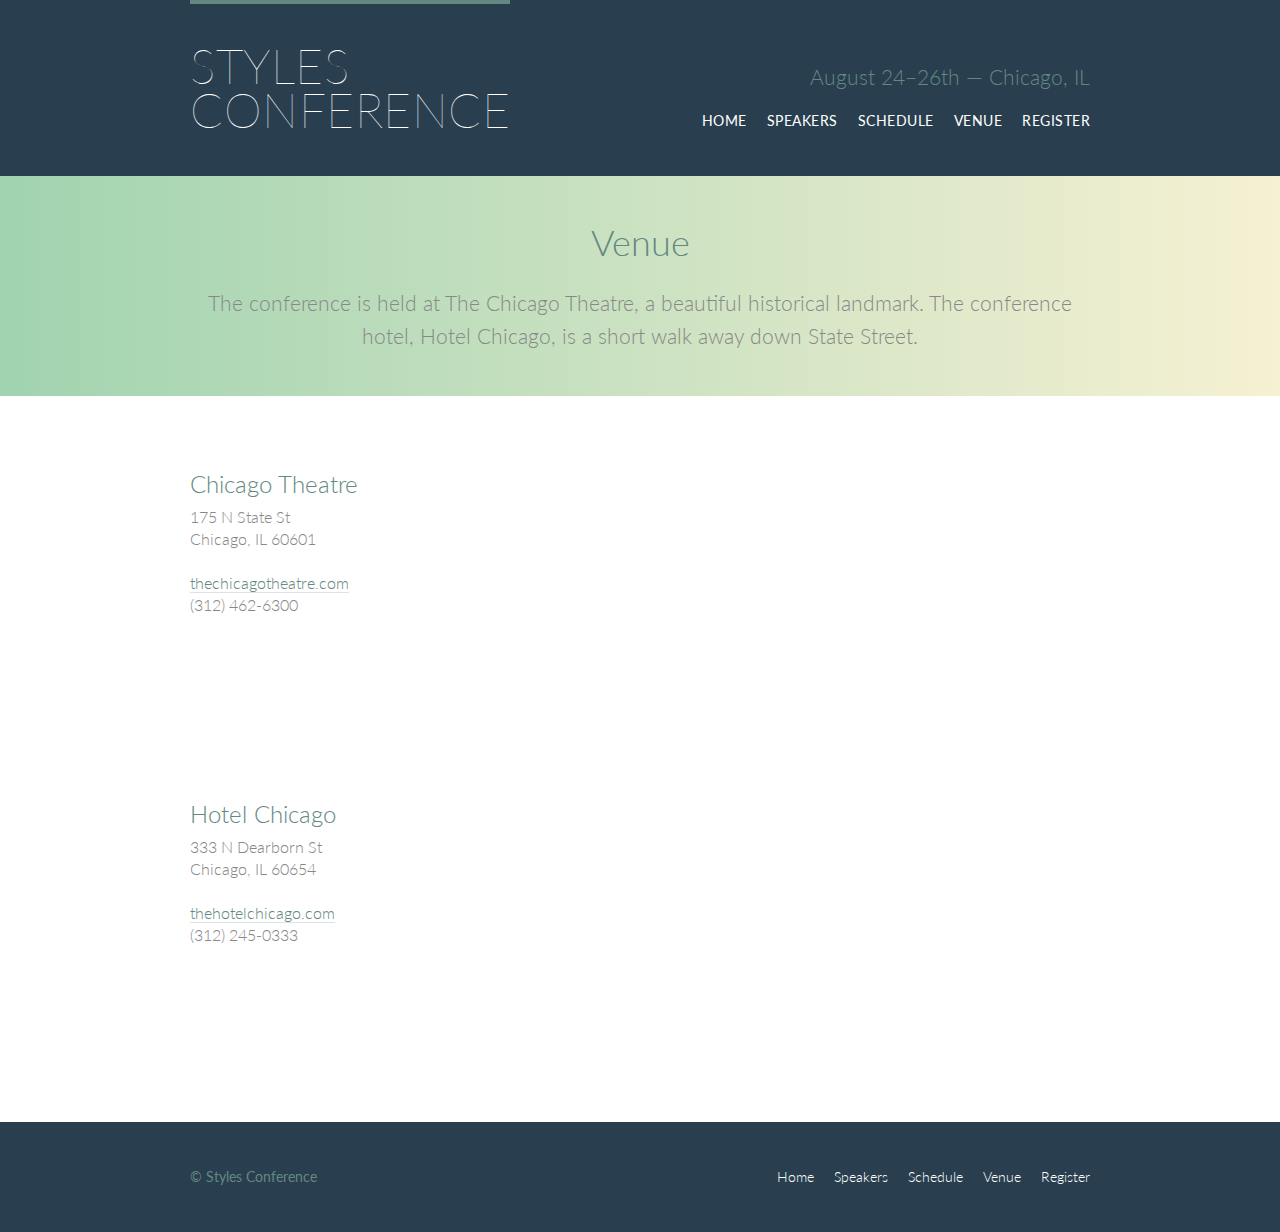
<file: venue.html>
<!DOCTYPE html>
<html>
<head>
	<meta charset="utf-8">
	<title>Styles Conference</title>

	<link rel="stylesheet" href="assets/stylesheets/main.css">
	<link href="https://fonts.googleapis.com/css?family=Lato:100,300,400" rel="stylesheet">
</head>
<body>
	<header class="primary-header container group">
		<h1 class="logo">
			<a href="index.html">Styles<br>Conference</a>
		</h1>
		<h3 class="tagline">August 24&ndash;26th &mdash; Chicago, IL</h3>

		<nav class="nav primary-nav">
			<ul>
				<li><a href="index.html">Home</a></li><!--
				--><li><a href="speakers.html">Speakers</a></li><!--
				--><li><a href="schedule.html">Schedule</a></li><!--
				--><li><a href="venue.html">Venue</a></li><!--
				--><li><a href="register.html">Register</a></li>
			</ul>
		</nav>
	</header>

	<section class="row-alt">
		<div class="lead container">
			<h1>Venue</h1>
			<p>The conference is held at The Chicago Theatre, a beautiful historical landmark. The conference hotel, Hotel Chicago, is a short walk away down State Street.</p>
		</div>
	</section>

	<section class="row">
		<div class="grid">
			
			<section class="venue-theatre">
				<div class="col-1-3">
					<h2>Chicago Theatre</h2>
					<p>175 N State St <br> Chicago, IL 60601</p>
					<p><a href="http://www.thechicagotheatre.com/">thechicagotheatre.com</a> <br> (312) 462-6300</p>
				</div><!--
				--><iframe class="venue-map col-2-3" src="https://www.google.com/maps/embed?pb=!1m5!3m3!1m2!1s0x880e2ca55810a493%3A0x4700ddf60fcbfad6!2schicago+theatre!5e0!3m2!1sen!2sus!4v1388701393606"></iframe>
			</section>
			<section class="venue-hotel">
				<div class="col-1-3">
					<h2>Hotel Chicago</h2>
					<p>333 N Dearborn St <br> Chicago, IL 60654</p>
					<p><a href="http://thehotelchicago.com/">thehotelchicago.com </a> <br> (312) 245-0333</p>
				</div><!--
				--><iframe class="venue-map col-2-3" src="https://www.google.com/maps/embed?pb=!1m5!3m3!1m2!1s0x880e2cb1da049173%3A0xa5c91d255a775f0b!2sHotel+Sax+Chicago%2C+North+Dearborn+Street%2C+Chicago%2C+IL!5e0!3m2!1sen!2sus!4v1388702493978"></iframe>
			</section>

		</div>
	</section>

	<footer class="container group primary-footer">
		<small>&copy; Styles Conference</small>

		<nav class="nav">
			<ul>
				<li><a href="index.html">Home</a></li><!--
				--><li><a href="speakers.html">Speakers</a></li><!--
				--><li><a href="schedule.html">Schedule</a></li><!--
				--><li><a href="venue.html">Venue</a></li><!--
				--><li><a href="register.html">Register</a></li>
			</ul>
		</nav>
	</footer>	
</body>
</html>
</file>
<file: assets/stylesheets/main.css>
/*
  ========================================
  Reset
  ========================================
*/
html, body, div, span, applet, object, iframe,
h1, h2, h3, h4, h5, h6, p, blockquote, pre,
a, abbr, acronym, address, big, cite, code,
del, dfn, em, img, ins, kbd, q, s, samp,
small, strike, strong, sub, sup, tt, var,
b, u, i, center,
dl, dt, dd, ol, ul, li,
fieldset, form, label, legend,
table, caption, tbody, tfoot, thead, tr, th, td,
article, aside, canvas, details, embed, 
figure, figcaption, footer, header, hgroup, 
menu, nav, output, ruby, section, summary,
time, mark, audio, video {
	margin: 0;
	padding: 0;
	border: 0;
	font-size: 100%;
	font: inherit;
	vertical-align: baseline;
}
article, aside, details, figcaption, figure, 
footer, header, hgroup, menu, nav, section {
	display: block;
}
body {
	line-height: 1;
}
ol, ul {
	list-style: none;
}
blockquote, q {
	quotes: none;
}
blockquote:before, blockquote:after,
q:before, q:after {
	content: '';
	content: none;
}
table {
	border-collapse: collapse;
	border-spacing: 0;
}

/*
  ========================================
  Custom Styles
  ========================================
*/
body {
	color: #888;
	font: 300 16px/22px "Lato", "Open Sans", "Helvetica Neue", Helvetica, Arial, sans-serif;
	background: #293f50;
}

/*
  ========================================
  Grid
  ========================================
*/
*,
*:before,
*:after {
	box-sizing: border-box;
}
.grid,
.container {
	width: 960px;
	margin: 0 auto;
}
.container {
	padding-left: 30px;
	padding-right: 30px;
}
.col-1-3 {
	width: 33.33%;
}
.col-2-3 {
	width: 66.66%;
}
.col-1-3,
.col-2-3 {
	display: inline-block;
	vertical-align: top;
}
.grid,
.col-1-3,
.col-2-3 {
	padding-left: 15px;
	padding-right: 15px;
}

/*
  ========================================
  Clearfix
  ========================================
*/
.group:before,
.group:after {
  content: "";
  display: table;
}
.group:after {
  clear: both;
}
.group {
  clear: both;
  *zoom: 1;
}

/*
  ========================================
  Rows
  ========================================
*/
.row,
.row-alt {
	min-width: 960px;
}
.row {
	background: #fff;
	padding: 66px 0 44px 0;
}
.row-alt {
	background: #cbe2c1;
	background: linear-gradient(to right, #a1d3b0, #f6f1d3);
	padding: 44px 0 22px 0;
}

/*
  ========================================
  Typography
  ========================================
*/
h1, h3, h4, h5, p {
	margin-bottom: 22px;
}
h1, h2, h3, h4 {
	color: #648880;
}
h1 {
	font-size: 36px;
	line-height: 44px;
}
h2 {
	font-size: 24px;
	line-height: 44px;
}
h3 {
	font-size: 21px;
}
h4 {
	font-size: 18px;
}
h5 {
	color: #a9b2b9;
	font-size: 14px;
	font-weight: 400;
	text-transform: uppercase;
}
strong {
	font-weight: 400;
}
cite, em {
	font-style: italic;
}

/*
  ========================================
  Leads
  ========================================
*/
.lead {
	text-align: center;
}
.lead p {
	font-size: 21px;
	line-height: 33px;
}

/*
  ========================================
  Links
  ========================================
*/
a {
	color: #648880;
	text-decoration: none;
}
a:hover {
	color: #a9b2b9;
}
p a {
	border-bottom: 1px solid #dfe2e5;
}
.primary-header a,
.primary-footer a {
	color: #fff;
}
.primary-header a:hover,
.primary-footer a:hover {
	color: #648880;
}

/*
  ========================================
  Buttons
  ========================================
*/
.btn {
	margin: 0;
	border-radius: 5px;
	display: inline-block;
	color: #fff;
	cursor: pointer;
	font-weight: 400;
	letter-spacing: .5px;
	text-transform: uppercase;
}
.btn-alt {
	border: 1px solid #dfe2e5;
	padding: 10px 30px;
}
.btn-alt:hover {
	background: #fff;
	color: #648880;
}

/*
  ========================================
  Primary Header
  ========================================
*/
.logo {
	float: left;
	border-top: 4px solid #648880;
	font-size: 48px;
	font-weight: 100;
	letter-spacing: .5px;
	line-height: 44px;
	padding: 40px 0 22px 0;
	text-transform: uppercase;
}
.tagline {
	margin: 66px 0 22px 0;
	text-align: right;
}
.primary-nav {
	font-size: 14px;
	font-weight: 400;
	letter-spacing: .5px;
	text-transform: uppercase;
}

/*
  ========================================
  Primary Footer
  ========================================
*/
.primary-footer {
	padding-top: 44px;
	padding-bottom: 44px;
	color: #648880;
	font-size: 14px;
}
.primary-footer small {
	float: left;
	font-weight: 400;
}

/*
  ========================================
  Navigation
  ========================================
*/
.nav {
	text-align: right;
}
.nav li {
	display: inline-block;
	margin: 0 10px;
	vertical-align: top;
}
.nav li:last-child {
	margin-right: 0;
}

/*
  ========================================
  Home
  ========================================
*/
.hero {
	color: #fff;
	padding: 22px 80px 66px 80px;
	line-height: 44px;
	text-align: center;
}
.hero h2 {
	font-size: 36px;
}
.hero p {
	font-size: 24px;
	font-weight: 100;
}
.teaser a:hover h3 {
	color: #a9b2b9;
}
.teaser img {
	display: block;
	max-width: 100%;
	margin-bottom: 22px;
	border-radius: 5px;
}

/*
  ========================================
  Speakers
  ========================================
*/
.speaker {
	margin-bottom: 44px;
}
.speaker-info {
	border: 1px solid #dfe2e5;
	border-radius: 5px;
	margin-top: 88px;
	padding-bottom: 22px;
	text-align: center;
}
.speaker-info img {
	height: 130px;
	vertical-align: top;
	border-radius: 50%;
	margin: -66px 0 22px 0;
}

/*
  ========================================
  Venue
  ========================================
*/
.venue-theatre {
	margin-bottom: 66px;
}
.venue-hotel {
	margin-bottom: 22px;
}
.venue-map {
	height: 264px;
}

/*
  ========================================
  Register
  ========================================
*/
.why-attend {
	list-style: square;
	margin: 0 0 22px 30px;
}

form {
	margin-bottom: 22px;
}
input,
select,
textarea {
	font: 300 16px/22px "Lato", "Open Sans", "Helvetica Neue", Helvetica, Arial, sans-serif;
}
.register-group label {
	color: #648880;
	cursor: pointer;
	font-weight: 400;
}
.register-group input,
.register-group select,
.register-group textarea {
	border: 1px solid #c6c9cc;
	border-radius: 5px;
	color: #888;
	display: block;
	margin: 5px 0 27px 0;
	padding: 5px 8px;
}
.register-group input,
.register-group textarea {
	width: 100%;
}
.register-group select {
	height: 34px;
	width: 60px;
}
.register-group textarea {
	height: 78px;
}

.btn-default {
	border: 0;
	background: #648880;
	padding: 11px 30px;
	font-size: 14px;
}
.btn-default:hover {
	background: #77a198;
}

/*
  ========================================
  Schedule
  ========================================
*/
table {
	margin-bottom: 44px;
	width: 100%;
}
table:last-child {
	margin-bottom: 0;
}
th,
td {
	padding-bottom: 22px;
	vertical-align: top;
}
th {
	padding-right: 45px;
	text-align: right;
	width: 20%;
}
td {
	width: 40%;
}
thead {
	line-height: 44px;
}
thead th {
	color: #648880;
	font-size: 24px;
}
tbody th {
	color: #a9b2b9;
	font-size: 14px;
	font-weight: 400;
	padding-top: 22px;
	text-transform: uppercase;
}
tbody td {
	border-top: 1px solid #dfe2e5;
	padding-top: 21px;
}
tbody td:first-of-type {
	padding-right: 15px;
}
tbody td:last-of-type {
	padding-left: 15px;
}
tbody td:only-of-type {
	padding-left: 0;
	padding-right: 0;
}
table a {
	color: #888;
}
table h4 {
	margin-bottom: 0;
}
.schedule-offset {
	color: #a9b2b9;
}
</file>
